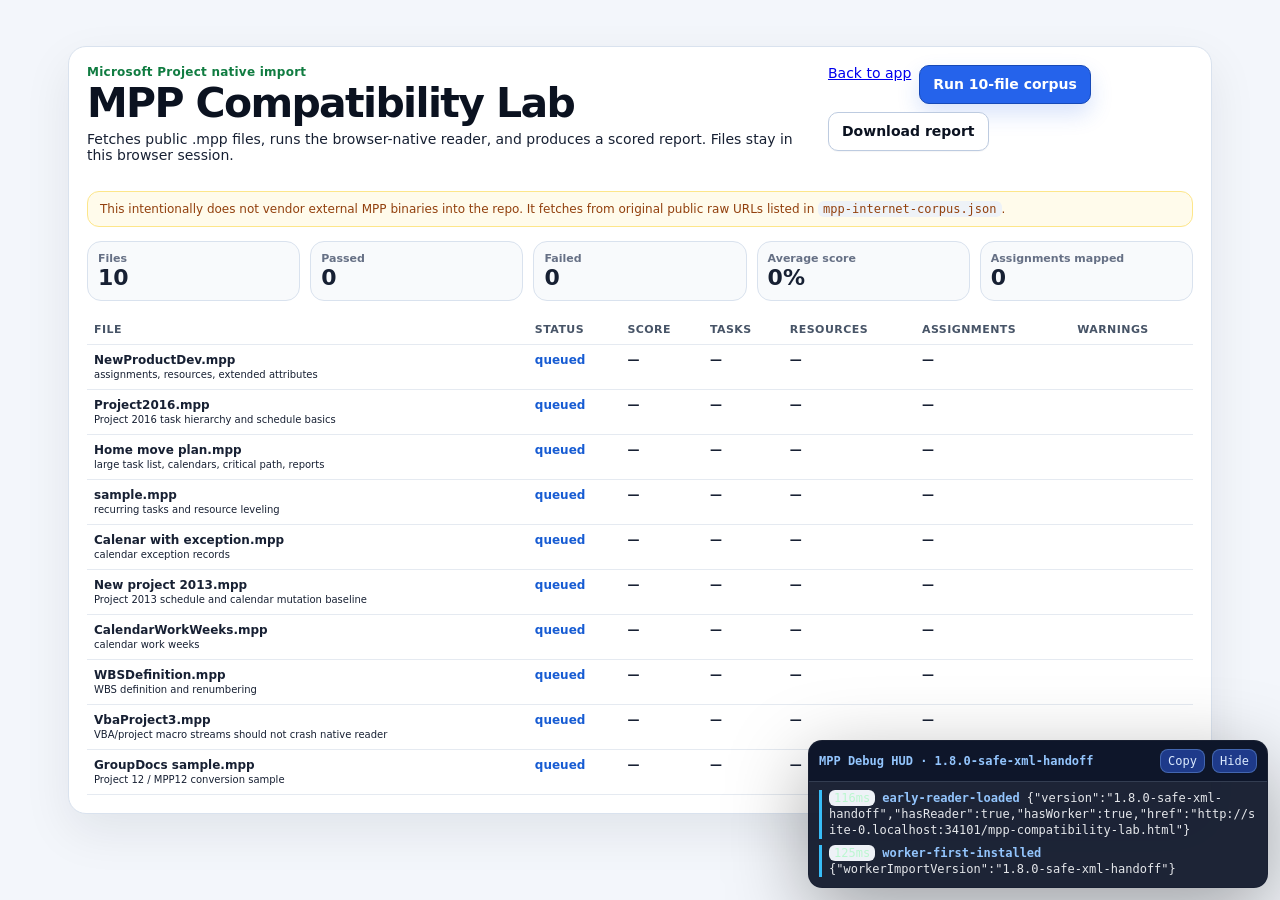
<file: mpp-compatibility-lab.html>
<!DOCTYPE html>
<html lang="en">
<head>
  <meta charset="utf-8" />
  <meta name="viewport" content="width=device-width, initial-scale=1" />
  <title>MPP Compatibility Lab</title>
  <link rel="stylesheet" href="styles.css" />
  <style>
    body { background: #f3f6fb; }
    .lab-shell { max-width: 1180px; margin: 28px auto; padding: 0 18px 40px; }
    .lab-card { background: #fff; border: 1px solid #d9e2ee; border-radius: 18px; box-shadow: 0 18px 48px rgba(16, 24, 40, .08); padding: 18px; }
    .lab-head { display: flex; justify-content: space-between; gap: 16px; align-items: flex-start; margin-bottom: 14px; }
    .lab-head h1 { margin: 0 0 6px; }
    .lab-actions { display: flex; flex-wrap: wrap; gap: 8px; }
    .lab-summary { display: grid; grid-template-columns: repeat(5, minmax(110px,1fr)); gap: 10px; margin: 14px 0; }
    .lab-stat { border: 1px solid #d9e2ee; border-radius: 14px; padding: 10px; background: #f8fafc; }
    .lab-stat span { display: block; font-size: 11px; color: #667085; font-weight: 800; }
    .lab-stat strong { font-size: 22px; }
    .lab-table { width: 100%; border-collapse: collapse; font-size: 12px; }
    .lab-table th, .lab-table td { border-bottom: 1px solid #e5eaf1; padding: 8px 7px; text-align: left; vertical-align: top; }
    .lab-table th { color: #475467; font-size: 11px; text-transform: uppercase; letter-spacing: .04em; }
    .lab-status-pass { color: #047857; font-weight: 900; }
    .lab-status-fail { color: #b42318; font-weight: 900; }
    .lab-status-run { color: #175cd3; font-weight: 900; }
    .lab-warnings { color: #92400e; max-width: 360px; }
    .lab-note { padding: 10px 12px; border-radius: 12px; border: 1px solid #fde68a; background: #fffbeb; color: #92400e; font-size: 12px; }
    code { background: #eef2f7; border-radius: 6px; padding: 1px 5px; }
  </style>
</head>
<body>
  <main class="lab-shell">
    <section class="lab-card">
      <div class="lab-head">
        <div>
          <p class="eyebrow">Microsoft Project native import</p>
          <h1>MPP Compatibility Lab</h1>
          <p>Fetches public .mpp files, runs the browser-native reader, and produces a scored report. Files stay in this browser session.</p>
        </div>
        <div class="lab-actions">
          <a href="index.html">Back to app</a>
          <button id="runCorpusBtn" class="primary" type="button">Run 10-file corpus</button>
          <button id="downloadReportBtn" type="button" disabled>Download report</button>
        </div>
      </div>
      <p class="lab-note">This intentionally does not vendor external MPP binaries into the repo. It fetches from original public raw URLs listed in <code>mpp-internet-corpus.json</code>.</p>
      <section class="lab-summary" aria-label="Compatibility test summary">
        <article class="lab-stat"><span>Files</span><strong id="labFiles">0</strong></article>
        <article class="lab-stat"><span>Passed</span><strong id="labPassed">0</strong></article>
        <article class="lab-stat"><span>Failed</span><strong id="labFailed">0</strong></article>
        <article class="lab-stat"><span>Average score</span><strong id="labScore">0%</strong></article>
        <article class="lab-stat"><span>Assignments mapped</span><strong id="labAssignments">0</strong></article>
      </section>
      <table class="lab-table">
        <thead><tr><th>File</th><th>Status</th><th>Score</th><th>Tasks</th><th>Resources</th><th>Assignments</th><th>Warnings</th></tr></thead>
        <tbody id="labResults"><tr><td colspan="7">Ready. Click Run 10-file corpus.</td></tr></tbody>
      </table>
    </section>
  </main>
  <script src="mpp-native-reader.js"></script>
  <script src="mpp-native-reader-import-polish.js"></script>
  <script src="mpp-native-reader-resource-names-polish.js"></script>
  <script src="mpp-native-task-skeleton-polish.js"></script>
  <script src="mpp-native-task-skeleton-v2-polish.js"></script>
  <script src="mpp-native-task-dates-polish.js"></script>
  <script src="mpp-compatibility-lab.js"></script>
</body>
</html>
</file>
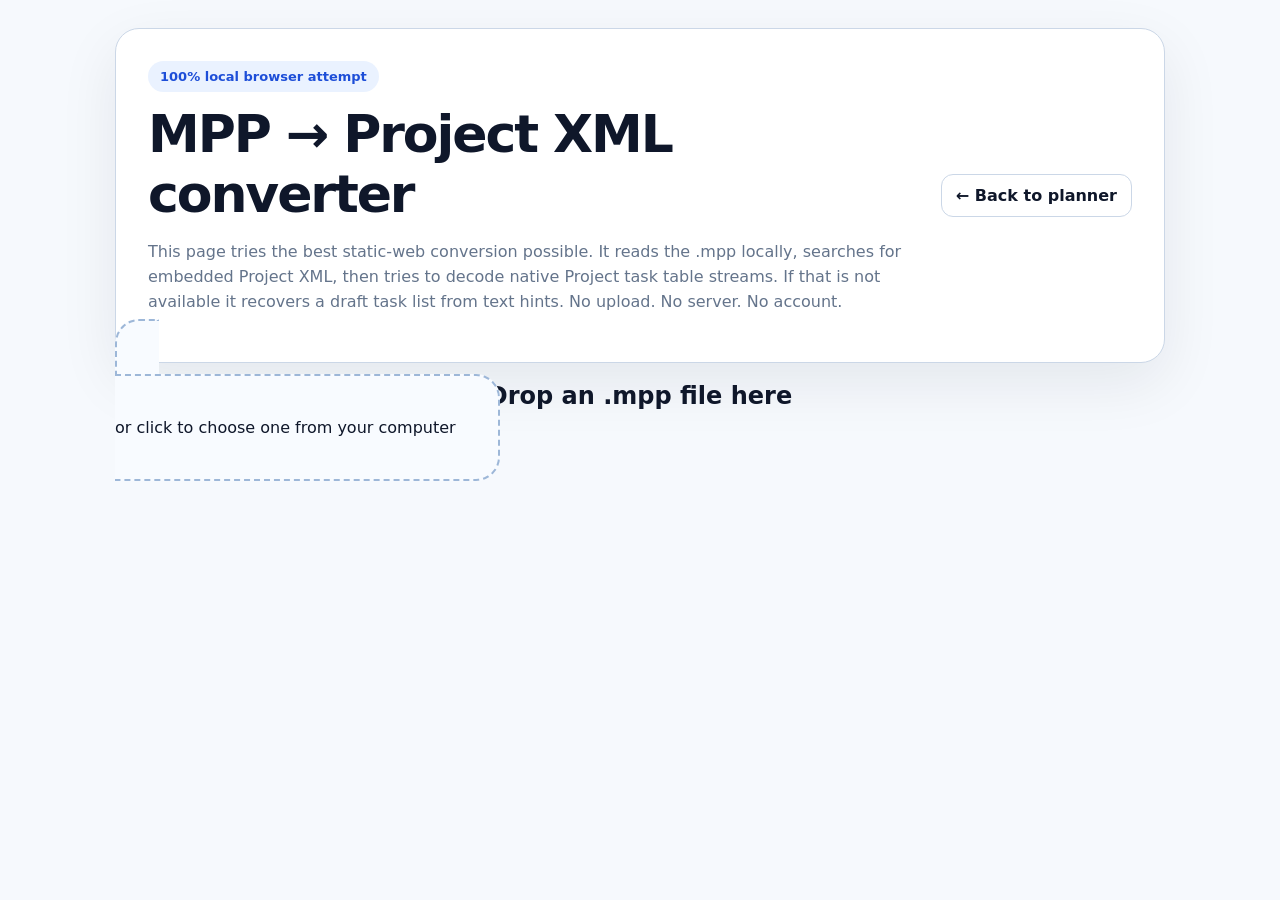
<file: mpp-local-converter.html>
<!doctype html>
<html lang="en">
<head>
  <meta charset="utf-8" />
  <meta name="viewport" content="width=device-width, initial-scale=1" />
  <title>Local MPP Converter — Chris's Discount Project Maker</title>
  <style>
    :root { color-scheme: light; --bg:#f6f9fd; --panel:#fff; --text:#0f172a; --muted:#64748b; --line:#cbd7e7; --blue:#2563eb; --green:#12805c; --warn:#b45309; }
    * { box-sizing:border-box; }
    body { margin:0; padding:28px; background:var(--bg); color:var(--text); font-family:Inter, ui-sans-serif, system-ui, -apple-system, BlinkMacSystemFont, "Segoe UI", sans-serif; }
    .wrap { max-width:1050px; margin:auto; }
    .hero, .card { background:var(--panel); border:1px solid var(--line); border-radius:24px; box-shadow:0 20px 60px rgba(15,23,42,.08); }
    .hero { padding:32px; display:grid; grid-template-columns:1fr auto; gap:24px; align-items:center; }
    h1 { margin:0; font-size:clamp(32px, 5vw, 52px); letter-spacing:-.04em; }
    p { color:var(--muted); line-height:1.55; }
    .badge { display:inline-flex; gap:8px; align-items:center; padding:8px 12px; border-radius:999px; background:#eaf2ff; color:#1d4ed8; font-weight:800; font-size:13px; margin-bottom:12px; }
    .drop { margin-top:22px; padding:42px; border:2px dashed #9db7d8; border-radius:24px; text-align:center; background:#f8fbff; cursor:pointer; }
    .drop.drag { border-color:var(--blue); background:#eef6ff; }
    .drop strong { display:block; font-size:24px; margin-bottom:8px; }
    input[type=file] { display:none; }
    .card { padding:24px; margin-top:18px; }
    .status { border-left:6px solid var(--blue); }
    .status.ok { border-left-color:var(--green); }
    .status.warn { border-left-color:var(--warn); }
    .actions { display:flex; gap:10px; flex-wrap:wrap; margin-top:16px; }
    button, .button { border:1px solid var(--line); background:#fff; color:var(--text); padding:11px 14px; border-radius:12px; font-weight:800; cursor:pointer; text-decoration:none; display:inline-flex; align-items:center; gap:8px; }
    button.primary { background:var(--blue); border-color:var(--blue); color:#fff; }
    pre { overflow:auto; background:#0f172a; color:#e5e7eb; padding:16px; border-radius:14px; max-height:360px; }
    .hints { display:flex; flex-wrap:wrap; gap:8px; margin-top:12px; }
    .hints span { padding:7px 10px; border-radius:999px; background:#eef2f7; color:#334155; font-size:13px; }
    .fine { font-size:13px; color:#64748b; }
  </style>
</head>
<body>
  <main class="wrap">
    <section class="hero">
      <div>
        <span class="badge">100% local browser attempt</span>
        <h1>MPP → Project XML converter</h1>
        <p>This page tries the best static-web conversion possible. It reads the .mpp locally, searches for embedded Project XML, then tries to decode native Project task table streams. If that is not available it recovers a draft task list from text hints. No upload. No server. No account.</p>
      </div>
      <a class="button" href="index.html">← Back to planner</a>
    </section>

    <label id="drop" class="drop">
      <strong>Drop an .mpp file here</strong>
      <span>or click to choose one from your computer</span>
      <input id="file" type="file" accept=".mpp,application/vnd.ms-project,application/msproj,application/mpp" />
    </label>

    <section id="result" class="card status" hidden></section>
  </main>

  <script src="mpp-native-reader.js"></script>
  <script>
    const MS_PROJECT_NS = "http://schemas.microsoft.com/project";
    const MS_PROJECT_SCHEMA_LOCATION = "http://schemas.microsoft.com/project http://schemas.microsoft.com/project/2007/mspdi_pj12.xsd";
    const drop = document.getElementById('drop');
    const fileInput = document.getElementById('file');
    const resultBox = document.getElementById('result');
    let lastResult = null;
    let lastXml = null;

    function escapeXml(value) {
      return String(value ?? '').replaceAll('&','&amp;').replaceAll('<','&lt;').replaceAll('>','&gt;').replaceAll('"','&quot;').replaceAll("'",'&apos;');
    }
    function safeFileName(name) {
      return String(name || 'project').trim().replace(/[^a-z0-9-_]+/gi,'-').replace(/^-+|-+$/g,'').toLowerCase() || 'project';
    }
    function toDateInputValue(date) {
      const d = date ? new Date(date) : new Date();
      const y = d.getFullYear();
      const m = String(d.getMonth()+1).padStart(2,'0');
      const day = String(d.getDate()).padStart(2,'0');
      return `${y}-${m}-${day}`;
    }
    function addDays(value, days) {
      const d = new Date(String(value).slice(0,10));
      d.setDate(d.getDate() + days);
      return toDateInputValue(d);
    }
    function toProjectDate(value, end=false) { return `${String(value).slice(0,10)}T${end ? '17:00:00' : '08:00:00'}`; }
    function duration(days) { return `PT${Math.max(1, Number(days)||1)*8}H0M0S`; }
    function downloadText(text, filename, type) {
      const blob = new Blob([text], { type });
      const url = URL.createObjectURL(blob);
      const a = document.createElement('a');
      a.href = url; a.download = filename; document.body.appendChild(a); a.click(); a.remove(); URL.revokeObjectURL(url);
    }
    function buildDraftXml(result) {
      const draft = result?.draftProject;
      if (!draft?.tasks?.length) throw new Error('No draft tasks were recovered.');
      const start = draft.start || toDateInputValue(new Date());
      const projectName = escapeXml(`${draft.name || result.fileName || 'Recovered MPP'} - browser draft`);
      const created = new Date().toISOString().replace(/\.\d{3}Z$/, '');
      const tasks = draft.tasks.slice(0, 100).map((task, i) => {
        const id = i + 1;
        const s = addDays(start, i * 2);
        const f = addDays(s, 1);
        const pred = id > 1 ? `<PredecessorLink><PredecessorUID>${id-1}</PredecessorUID><Type>1</Type><CrossProject>0</CrossProject><LinkLag>0</LinkLag><LagFormat>7</LagFormat></PredecessorLink>` : '';
        return `<Task><UID>${id}</UID><ID>${id}</ID><Name>${escapeXml(task.name || `Recovered task ${id}`)}</Name><Type>1</Type><IsNull>0</IsNull><CreateDate>${created}</CreateDate><WBS>${id}</WBS><OutlineNumber>${id}</OutlineNumber><OutlineLevel>1</OutlineLevel><Priority>500</Priority><Start>${toProjectDate(s)}</Start><Finish>${toProjectDate(f,true)}</Finish><Duration>${duration(2)}</Duration><DurationFormat>7</DurationFormat><Work>${duration(2)}</Work><PercentComplete>0</PercentComplete><Manual>1</Manual>${pred}</Task>`;
      }).join('');
      const finish = addDays(start, Math.max(1, draft.tasks.length * 2));
      return `<?xml version="1.0" encoding="UTF-8"?>\n<Project xmlns="${MS_PROJECT_NS}" xmlns:xsi="http://www.w3.org/2001/XMLSchema-instance" xsi:schemaLocation="${MS_PROJECT_SCHEMA_LOCATION}"><SaveVersion>12</SaveVersion><Name>${projectName}</Name><Title>${projectName}</Title><Subject>Recovered locally in browser</Subject><CreationDate>${created}</CreationDate><ScheduleFromStart>1</ScheduleFromStart><StartDate>${toProjectDate(start)}</StartDate><FinishDate>${toProjectDate(finish,true)}</FinishDate><CalendarUID>1</CalendarUID><DefaultStartTime>08:00:00</DefaultStartTime><DefaultFinishTime>17:00:00</DefaultFinishTime><MinutesPerDay>480</MinutesPerDay><MinutesPerWeek>2400</MinutesPerWeek><DaysPerMonth>20</DaysPerMonth><DefaultTaskType>1</DefaultTaskType><DurationFormat>7</DurationFormat><WorkFormat>2</WorkFormat><Tasks><Task><UID>0</UID><ID>0</ID><Name>${projectName}</Name><Type>1</Type><IsNull>0</IsNull><CreateDate>${created}</CreateDate><WBS>0</WBS><OutlineNumber>0</OutlineNumber><OutlineLevel>0</OutlineLevel><Priority>500</Priority><Start>${toProjectDate(start)}</Start><Finish>${toProjectDate(finish,true)}</Finish><Duration>${duration(Math.max(1, draft.tasks.length * 2))}</Duration><DurationFormat>7</DurationFormat><Work>PT0H0M0S</Work><Summary>1</Summary><Manual>1</Manual></Task>${tasks}</Tasks></Project>`;
    }
    function show(html, tone='') {
      resultBox.hidden = false;
      resultBox.className = `card status ${tone}`;
      resultBox.innerHTML = html;
    }
    async function handleFile(file) {
      if (!file) return;
      if (!window.NativeMppReader) { show('<h2>Reader failed to load</h2><p>The local JavaScript converter script did not load.</p>', 'warn'); return; }
      show(`<h2>Reading ${escapeXml(file.name)}…</h2><p>No upload. The browser is parsing the file locally.</p>`);
      try {
        lastResult = await window.NativeMppReader.read(file);
        if (lastResult.projectXml) {
          lastXml = lastResult.projectXml;
          const nativeText = lastResult.nativeTable
            ? `Decoded native MPP table streams: <strong>${lastResult.nativeTable.taskCount}</strong> tasks, <strong>${lastResult.nativeTable.summaryCount || 0}</strong> summary groups, and <strong>${lastResult.nativeTable.linkCount}</strong> links.`
            : `Found import-ready Project XML inside <strong>${escapeXml(file.name)}</strong>.`;
          const heading = lastResult.nativeTable ? 'Decoded native MPP table cache' : 'Converted from embedded Project XML';
          show(`<h2>${heading}</h2><p>${nativeText} Tasks detected: ${lastResult.project?.taskCount ?? 'unknown'}. Review the result before using it as source of truth.</p><div class="actions"><button class="primary" id="downloadXml">Download XML</button><button id="downloadDiag">Download diagnostics</button><a class="button" href="index.html">Open planner</a></div>`, 'ok');
          return;
        }
        const count = lastResult.draftProject?.taskCount || 0;
        const hints = (lastResult.candidateStrings || []).slice(0, 15).map(x => `<span>${escapeXml(x.value || x)}</span>`).join('');
        lastXml = count ? buildDraftXml(lastResult) : null;
        show(`<h2>Best-effort draft recovery</h2><p>The browser read the MPP container but did not find embedded XML. It recovered <strong>${count}</strong> likely task-name hints. This draft XML is useful as a starting point, not a guaranteed faithful import.</p><div class="hints">${hints}</div><div class="actions">${count ? '<button class="primary" id="downloadXml">Download draft XML</button>' : ''}<button id="downloadText">Download recovered text</button><button id="downloadDiag">Download diagnostics</button><a class="button" href="index.html">Open planner</a></div><p class="fine">For exact conversion, open the MPP in Microsoft Project and export/save as Project XML.</p>`, 'warn');
      } catch (e) {
        show(`<h2>Could not convert this MPP</h2><p>${escapeXml(e.message || e)}</p><p>Fallback: open the file in Microsoft Project and export/save as Project XML, then import it in the planner.</p>`, 'warn');
      }
    }
    resultBox.addEventListener('click', (event) => {
      if (event.target.id === 'downloadXml' && lastXml) downloadText(lastXml, `${safeFileName(lastResult?.fileName || 'converted-mpp')}.xml`, 'application/xml');
      if (event.target.id === 'downloadDiag' && lastResult) downloadText(JSON.stringify(window.NativeMppReader.buildDiagnostics(lastResult), null, 2), `${safeFileName(lastResult.fileName || 'mpp')}-diagnostics.json`, 'application/json');
      if (event.target.id === 'downloadText' && lastResult) downloadText((lastResult.candidateStrings || []).map((x,i)=>`${i+1}. ${x.value || x}\n   stream=${x.stream || ''} score=${x.score || ''}`).join('\n'), `${safeFileName(lastResult.fileName || 'mpp')}-recovered-text.txt`, 'text/plain');
    });
    fileInput.addEventListener('change', e => handleFile(e.target.files?.[0]));
    ['dragenter','dragover'].forEach(type => drop.addEventListener(type, e => { e.preventDefault(); drop.classList.add('drag'); }));
    ['dragleave','drop'].forEach(type => drop.addEventListener(type, e => { e.preventDefault(); drop.classList.remove('drag'); }));
    drop.addEventListener('drop', e => handleFile(e.dataTransfer.files?.[0]));
  </script>
</body>
</html>
</file>
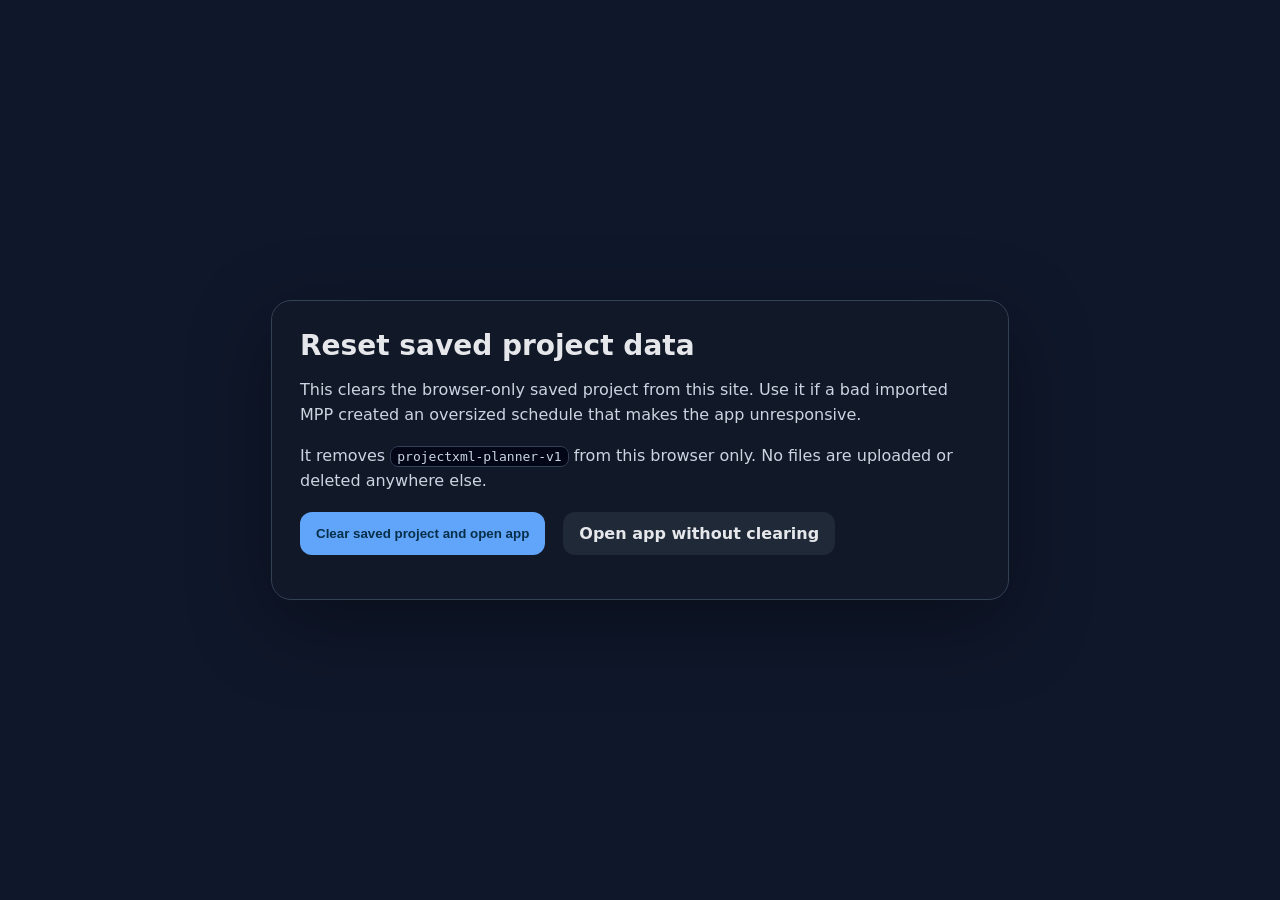
<file: reset.html>
<!DOCTYPE html>
<html lang="en">
<head>
  <meta charset="utf-8" />
  <meta name="viewport" content="width=device-width, initial-scale=1" />
  <title>Reset Chris Project Maker</title>
  <style>
    body { font-family: system-ui, -apple-system, BlinkMacSystemFont, "Segoe UI", sans-serif; background:#0f172a; color:#e5e7eb; display:grid; min-height:100vh; place-items:center; margin:0; }
    main { width:min(680px, calc(100vw - 32px)); background:#111827; border:1px solid #334155; border-radius:20px; padding:28px; box-shadow:0 24px 80px rgba(0,0,0,.35); }
    h1 { margin:0 0 10px; font-size:28px; }
    p { color:#cbd5e1; line-height:1.55; }
    code { background:#020617; border:1px solid #334155; border-radius:8px; padding:2px 6px; }
    a, button { appearance:none; border:0; border-radius:12px; padding:12px 16px; font-weight:800; text-decoration:none; cursor:pointer; }
    button { background:#60a5fa; color:#082f49; }
    a { display:inline-flex; background:#1f2937; color:#e5e7eb; margin-left:8px; }
    .actions { display:flex; gap:10px; flex-wrap:wrap; margin-top:18px; }
  </style>
</head>
<body>
  <main>
    <h1>Reset saved project data</h1>
    <p>This clears the browser-only saved project from this site. Use it if a bad imported MPP created an oversized schedule that makes the app unresponsive.</p>
    <p>It removes <code>projectxml-planner-v1</code> from this browser only. No files are uploaded or deleted anywhere else.</p>
    <div class="actions">
      <button id="resetBtn" type="button">Clear saved project and open app</button>
      <a href="index.html">Open app without clearing</a>
    </div>
    <p id="status" aria-live="polite"></p>
  </main>
  <script>
    document.getElementById('resetBtn').addEventListener('click', () => {
      localStorage.removeItem('projectxml-planner-v1');
      document.getElementById('status').textContent = 'Cleared. Opening the app...';
      setTimeout(() => location.href = 'index.html', 300);
    });
  </script>
</body>
</html>
</file>
<file: styles.css>
:root {
  color-scheme: light;
  --bg: #f5f7fb;
  --bg-soft: #eef3f8;
  --surface: #ffffff;
  --surface-alt: #f8fafc;
  --surface-tint: #f0f6ff;
  --text: #172033;
  --text-strong: #0b1220;
  --muted: #5b6677;
  --muted-2: #748094;
  --line: #d9e2ee;
  --line-strong: #bdcbe0;
  --brand: #2563eb;
  --brand-dark: #1649b7;
  --brand-soft: #e7f0ff;
  --project: #107c41;
  --project-soft: #e8f5ee;
  --cyan: #0ea5e9;
  --good: #12805c;
  --warn: #b45309;
  --bad: #c2410c;
  --bar: #2563eb;
  --bar-2: #0ea5e9;
  --bar-done: #107c41;
  --shadow-sm: 0 1px 2px rgba(15, 23, 42, 0.06), 0 1px 4px rgba(15, 23, 42, 0.05);
  --shadow-md: 0 14px 34px rgba(15, 23, 42, 0.08);
  --radius-lg: 20px;
  --radius-md: 14px;
  --radius-sm: 10px;
}

* { box-sizing: border-box; }

html, body {
  min-height: 100%;
  margin: 0;
  background:
    radial-gradient(circle at top left, rgba(37, 99, 235, 0.12), transparent 34rem),
    radial-gradient(circle at top right, rgba(16, 124, 65, 0.10), transparent 30rem),
    linear-gradient(180deg, #f7faff 0%, var(--bg) 44%, #eef3f8 100%);
  color: var(--text);
  font-family: "Segoe UI", Inter, ui-sans-serif, system-ui, -apple-system, BlinkMacSystemFont, sans-serif;
  font-size: 14px;
}

body { padding: 18px; }

button, input, select { font: inherit; }
button, input, select, .file-button { -webkit-tap-highlight-color: transparent; }

.app-shell {
  max-width: 1680px;
  margin: 0 auto;
}

.topbar {
  display: grid;
  grid-template-columns: minmax(320px, 1fr) minmax(360px, 520px);
  align-items: center;
  gap: 18px;
  margin-bottom: 14px;
}

.brand-lockup {
  display: flex;
  align-items: center;
  gap: 14px;
  min-width: 0;
}

.brand-mark {
  display: grid;
  place-items: center;
  width: 46px;
  height: 46px;
  border-radius: 12px;
  color: #fff;
  background: linear-gradient(135deg, var(--project), #19a463);
  box-shadow: 0 12px 24px rgba(16, 124, 65, 0.20);
  font-size: 24px;
  font-weight: 800;
}

.eyebrow,
h1,
h2,
p { margin-top: 0; }

.eyebrow {
  margin: 0 0 3px;
  color: var(--project);
  font-size: 12px;
  font-weight: 700;
  letter-spacing: 0.02em;
}

h1 {
  margin: 0;
  color: var(--text-strong);
  font-size: clamp(28px, 3.2vw, 42px);
  line-height: 1.05;
  letter-spacing: -0.04em;
}

.project-fields {
  display: grid;
  grid-template-columns: 1.2fr 0.8fr;
  gap: 10px;
  align-items: end;
}

label {
  display: grid;
  gap: 6px;
  color: var(--muted);
  font-size: 12px;
  font-weight: 650;
}

input, select {
  width: 100%;
  min-height: 42px;
  color: var(--text-strong);
  background: var(--surface);
  border: 1px solid var(--line-strong);
  border-radius: var(--radius-sm);
  padding: 9px 11px;
  box-shadow: inset 0 1px 0 rgba(255,255,255,0.70);
  transition: border-color 0.16s ease, box-shadow 0.16s ease, background 0.16s ease;
}

input:hover, select:hover {
  border-color: #93b4ea;
}

input:focus, select:focus, button:focus-visible, .file-button:focus-within {
  outline: 3px solid rgba(37, 99, 235, 0.18);
  border-color: var(--brand);
  box-shadow: 0 0 0 1px rgba(37, 99, 235, 0.18);
}

.hero-board {
  display: grid;
  grid-template-columns: minmax(0, 1fr) minmax(280px, 360px);
  gap: 16px;
  align-items: stretch;
  margin-bottom: 14px;
}

.hero-copy,
.readiness-card,
.summary-card,
.command-bar,
.work-card,
.validation-card {
  background: rgba(255, 255, 255, 0.86);
  border: 1px solid rgba(189, 203, 224, 0.78);
  box-shadow: var(--shadow-sm);
  backdrop-filter: blur(16px);
}

.hero-copy {
  border-radius: var(--radius-lg);
  padding: 22px;
}

.hero-copy h2 {
  margin: 12px 0 8px;
  max-width: 920px;
  color: var(--text-strong);
  font-size: clamp(24px, 2.8vw, 40px);
  line-height: 1.06;
  letter-spacing: -0.045em;
}

.hero-copy p {
  max-width: 820px;
  margin: 0;
  color: var(--muted);
  font-size: 15px;
  line-height: 1.55;
}

.compat-chip,
.card-badge {
  display: inline-flex;
  align-items: center;
  gap: 7px;
  color: var(--good);
  background: var(--project-soft);
  border: 1px solid rgba(16, 124, 65, 0.18);
  border-radius: 999px;
  padding: 6px 9px;
  font-size: 12px;
  font-weight: 700;
}

.compat-chip span {
  width: 8px;
  height: 8px;
  border-radius: 999px;
  background: var(--good);
  box-shadow: 0 0 0 4px rgba(16, 124, 65, 0.13);
}

.readiness-card {
  display: grid;
  align-content: center;
  border-radius: var(--radius-lg);
  padding: 22px;
}

.readiness-label,
.summary-label,
.group-label {
  color: var(--muted);
  font-size: 12px;
  font-weight: 700;
}

.readiness-card strong {
  display: block;
  margin: 6px 0 8px;
  color: var(--project);
  font-size: 38px;
  line-height: 1;
  letter-spacing: -0.04em;
}

.readiness-card p {
  margin: 0;
  color: var(--muted);
  line-height: 1.45;
}

.summary-grid {
  display: grid;
  grid-template-columns: repeat(4, minmax(0, 1fr));
  gap: 12px;
  margin-bottom: 14px;
}

.summary-card {
  position: relative;
  overflow: hidden;
  display: block;
  min-height: 108px;
  padding: 16px;
  border-radius: var(--radius-md);
}

.summary-card::after {
  content: "";
  position: absolute;
  right: -34px;
  bottom: -46px;
  width: 120px;
  height: 120px;
  border-radius: 999px;
  background: rgba(37, 99, 235, 0.08);
}

.summary-card strong {
  position: relative;
  z-index: 1;
  display: block;
  margin: 8px 0 4px;
  color: var(--text-strong);
  font-size: clamp(28px, 3vw, 38px);
  line-height: 1;
  letter-spacing: -0.04em;
}

.summary-card small {
  position: relative;
  z-index: 1;
  display: block;
  color: var(--muted);
  font-size: 12px;
  line-height: 1.35;
}

.status-summary {
  background: linear-gradient(135deg, #ffffff, var(--project-soft));
  border-color: rgba(16, 124, 65, 0.22);
}

.status-summary strong { color: var(--project); }

.command-bar {
  display: flex;
  align-items: center;
  gap: 14px;
  flex-wrap: wrap;
  padding: 12px;
  border-radius: var(--radius-lg);
  margin-bottom: 12px;
}

.command-group {
  display: flex;
  align-items: center;
  gap: 8px;
  flex-wrap: wrap;
}

.command-group.push-right { margin-left: auto; }

.group-label {
  padding: 0 4px;
  color: #4e5c70;
}

button, .file-button {
  border: 1px solid var(--line-strong);
  background: var(--surface);
  color: var(--text-strong);
  border-radius: var(--radius-sm);
  padding: 9px 13px;
  cursor: pointer;
  font-weight: 700;
  line-height: 1.35;
  box-shadow: 0 1px 1px rgba(15, 23, 42, 0.04);
  transition: transform 0.12s ease, border-color 0.12s ease, background 0.12s ease, box-shadow 0.12s ease;
}

button:hover, .file-button:hover {
  transform: translateY(-1px);
  border-color: #8db2ec;
  background: #f8fbff;
  box-shadow: 0 8px 18px rgba(15, 23, 42, 0.08);
}

button:active, .file-button:active { transform: translateY(0); }

button.primary {
  background: var(--brand);
  color: #ffffff;
  border-color: var(--brand-dark);
  box-shadow: 0 10px 22px rgba(37, 99, 235, 0.18);
}

button.primary:hover { background: var(--brand-dark); }

button.success {
  background: var(--project);
  color: #ffffff;
  border-color: #0d6334;
  box-shadow: 0 10px 22px rgba(16, 124, 65, 0.16);
}

button.success:hover { background: #0d6334; }

.file-button {
  position: relative;
  overflow: hidden;
  display: inline-flex;
  align-items: center;
  color: var(--text-strong);
  font-size: 14px;
}

.file-button input {
  position: absolute;
  inset: 0;
  opacity: 0;
  cursor: pointer;
}

.validation-panel {
  min-height: 50px;
  margin-bottom: 14px;
}

.validation-card {
  display: flex;
  align-items: flex-start;
  gap: 12px;
  border-radius: var(--radius-md);
  padding: 12px 14px;
}

.validation-card::before {
  content: "✓";
  display: grid;
  place-items: center;
  flex: 0 0 26px;
  width: 26px;
  height: 26px;
  border-radius: 999px;
  color: #ffffff;
  background: var(--project);
  font-weight: 800;
}

.validation-card.warn {
  border-color: rgba(180, 83, 9, 0.28);
  background: #fffaf0;
}

.validation-card.warn::before {
  content: "!";
  background: var(--warn);
}

.validation-card.bad::before {
  content: "×";
  background: var(--bad);
}

.validation-card p { margin: 0; color: var(--muted); line-height: 1.45; }
.validation-card strong { color: var(--text-strong); }
.validation-card ul { margin: 7px 0 0 18px; padding: 0; color: var(--muted); }
.validation-card li + li { margin-top: 4px; }

.workspace {
  display: grid;
  grid-template-columns: minmax(760px, 1.08fr) minmax(500px, 0.92fr);
  gap: 16px;
  align-items: start;
}

.work-card {
  min-width: 0;
  border-radius: var(--radius-lg);
  overflow: hidden;
  box-shadow: var(--shadow-md);
}

.card-header {
  display: flex;
  align-items: center;
  justify-content: space-between;
  gap: 12px;
  padding: 16px 18px;
  background: linear-gradient(180deg, #ffffff, #fbfdff);
  border-bottom: 1px solid var(--line);
}

.card-header h2 {
  margin: 0 0 4px;
  color: var(--text-strong);
  font-size: 20px;
  line-height: 1.2;
  letter-spacing: -0.02em;
}

.card-header p {
  margin: 0;
  color: var(--muted);
  font-size: 13px;
}

.card-badge {
  color: var(--brand-dark);
  background: var(--brand-soft);
  border-color: rgba(37, 99, 235, 0.17);
  white-space: nowrap;
}

.table-wrap,
.gantt-wrap {
  overflow: auto;
  scrollbar-color: rgba(105, 124, 150, 0.52) transparent;
  scrollbar-width: thin;
  background: var(--surface);
}

.table-wrap::-webkit-scrollbar,
.gantt-wrap::-webkit-scrollbar { height: 11px; width: 11px; }
.table-wrap::-webkit-scrollbar-track,
.gantt-wrap::-webkit-scrollbar-track { background: #eef3f8; }
.table-wrap::-webkit-scrollbar-thumb,
.gantt-wrap::-webkit-scrollbar-thumb {
  background: #9aacc4;
  border-radius: 999px;
  border: 3px solid #eef3f8;
}

.task-table {
  border-collapse: separate;
  border-spacing: 0;
  width: 100%;
  min-width: 1040px;
}

.task-table th,
.task-table td {
  border-bottom: 1px solid var(--line);
  padding: 9px 9px;
  text-align: left;
  vertical-align: middle;
}

.task-table th {
  position: sticky;
  top: 0;
  z-index: 5;
  background: #f7f9fc;
  color: #58677a;
  font-size: 12px;
  font-weight: 700;
  white-space: nowrap;
}

.task-table tbody tr { background: #ffffff; }
.task-table tbody tr:nth-child(even) { background: #fbfdff; }
.task-table tbody tr:hover { background: #f0f6ff; }
.task-table tbody tr.is-complete { background: #f3fbf7; }

.task-table td:first-child,
.task-table td:nth-child(2),
.task-table td:nth-child(6),
.task-table td:nth-child(9) {
  color: var(--muted);
  white-space: nowrap;
}

.id-pill,
.duration-pill {
  display: inline-flex;
  align-items: center;
  justify-content: center;
  min-width: 30px;
  height: 28px;
  border-radius: 999px;
  background: #eef4ff;
  color: var(--brand-dark);
  font-weight: 750;
  font-size: 12px;
}

.duration-pill {
  min-width: 44px;
  color: #44546a;
  background: #eef2f7;
}

.task-name-cell { padding-left: var(--indent, 0px); }

.task-table input,
.task-table select {
  width: 100%;
  min-height: 38px;
  padding: 8px 9px;
  border-radius: 9px;
  background: #ffffff;
}

.task-table input[type="number"] { width: 80px; }
.task-table input.name-input { min-width: 260px; font-weight: 650; }

.percent-cell {
  display: grid;
  gap: 6px;
  width: 86px;
}

.percent-cell input { width: 86px; }

.percent-track {
  position: relative;
  overflow: hidden;
  height: 5px;
  width: 86px;
  border-radius: 999px;
  background: #d9e2ee;
}

.percent-track span {
  position: absolute;
  inset: 0 auto 0 0;
  width: var(--pct, 0%);
  border-radius: inherit;
  background: linear-gradient(90deg, var(--project), #22c55e);
}

.task-table .delete-btn {
  width: 34px;
  height: 34px;
  padding: 0;
  border-radius: 999px;
  color: var(--bad);
  background: #fff7ed;
  border-color: #fed7aa;
  font-size: 18px;
  line-height: 1;
}

.task-table .delete-btn:hover {
  background: #ffedd5;
  border-color: #fdba74;
}

.gantt-wrap { min-height: 520px; }

.timeline {
  position: sticky;
  top: 0;
  z-index: 7;
  display: grid;
  min-width: 780px;
  border-bottom: 1px solid var(--line);
  background: #f7f9fc;
}

.timeline-cell {
  display: grid;
  place-items: center;
  gap: 2px;
  min-height: 48px;
  padding: 8px 6px;
  border-right: 1px solid var(--line);
  color: var(--muted);
  font-size: 11px;
  text-align: center;
  white-space: nowrap;
}

.timeline-cell strong {
  color: #344054;
  font-size: 12px;
}

.timeline-cell span {
  color: #697789;
  font-size: 10px;
  font-weight: 700;
}

.timeline-cell.is-weekend { background: #f1f5f9; }
.timeline-cell.is-today {
  background: #e0f2fe;
  box-shadow: inset 0 -2px 0 var(--cyan);
}

.timeline-cell.is-task-heading {
  position: sticky;
  left: 0;
  z-index: 9;
  align-content: center;
  justify-items: start;
  padding-left: 14px;
  background: #f7f9fc;
  border-right: 1px solid var(--line-strong);
  font-weight: 750;
}

.gantt {
  position: relative;
  min-width: 780px;
  background: #ffffff;
}

.gantt-row {
  position: relative;
  display: grid;
  align-items: center;
  min-height: 56px;
  border-bottom: 1px solid var(--line);
  background-image: linear-gradient(to right, rgba(148, 163, 184, 0.22) 1px, transparent 1px);
}

.gantt-row:hover { background-color: #f7fbff; }

.gantt-label {
  position: sticky;
  left: 0;
  z-index: 4;
  width: 190px;
  height: 100%;
  display: grid;
  align-content: center;
  gap: 2px;
  padding: 0 13px;
  background: #ffffff;
  color: var(--text);
  border-right: 1px solid var(--line-strong);
  overflow: hidden;
}

.gantt-label strong {
  overflow: hidden;
  text-overflow: ellipsis;
  white-space: nowrap;
  font-size: 12px;
}

.gantt-label span {
  color: #697789;
  font-size: 10px;
  font-weight: 700;
  letter-spacing: 0.01em;
}

.gantt-bar {
  position: absolute;
  height: 28px;
  top: 14px;
  border-radius: 999px;
  background: linear-gradient(90deg, var(--bar), var(--bar-2));
  box-shadow: 0 10px 20px rgba(37, 99, 235, 0.16), 0 0 0 1px rgba(255,255,255,0.40) inset;
  overflow: hidden;
}

.gantt-bar::before {
  content: "";
  position: absolute;
  inset: 0 auto 0 0;
  width: var(--done, 0%);
  background: linear-gradient(90deg, rgba(16, 124, 65, 0.94), rgba(34, 197, 94, 0.92));
}

.gantt-bar.is-complete { background: linear-gradient(90deg, #107c41, #22c55e); }

.gantt-bar span {
  position: relative;
  display: block;
  padding: 5px 11px;
  color: #ffffff;
  font-size: 12px;
  font-weight: 800;
  text-shadow: 0 1px 2px rgba(0, 0, 0, 0.36);
  white-space: nowrap;
  overflow: hidden;
  text-overflow: ellipsis;
}

.empty-state {
  display: grid;
  place-items: center;
  min-height: 260px;
  color: var(--muted);
  text-align: center;
  padding: 40px;
}

.empty-state strong {
  display: block;
  color: var(--text-strong);
  font-size: 18px;
  margin-bottom: 6px;
}

.app-footer {
  display: flex;
  justify-content: space-between;
  gap: 12px;
  color: var(--muted);
  font-size: 12px;
  padding: 16px 2px 0;
}

@media (max-width: 1280px) {
  .workspace { grid-template-columns: 1fr; }
  .gantt-wrap { min-height: 420px; }
}

@media (max-width: 980px) {
  body { padding: 14px; }
  .topbar, .hero-board { grid-template-columns: 1fr; }
  .summary-grid { grid-template-columns: repeat(2, minmax(0, 1fr)); }
  .command-group.push-right { margin-left: 0; }
}

@media (max-width: 640px) {
  body { padding: 10px; }
  .brand-lockup { align-items: flex-start; }
  .brand-mark { width: 40px; height: 40px; font-size: 21px; }
  .project-fields { grid-template-columns: 1fr; }
  .summary-grid { grid-template-columns: 1fr; }
  .command-bar { align-items: stretch; }
  .command-group { width: 100%; }
  .group-label { width: 100%; }
  button, .file-button { flex: 1 1 auto; justify-content: center; }
  .card-header { align-items: flex-start; flex-direction: column; }
  .app-footer { flex-direction: column; }
}

.compat-chip.has-issues {
  color: var(--warn);
  background: #fff7ed;
  border-color: rgba(180, 83, 9, 0.24);
}

.compat-chip.has-issues span {
  background: var(--warn);
  box-shadow: 0 0 0 4px rgba(180, 83, 9, 0.14);
}

.readiness-card.has-issues {
  border-color: rgba(180, 83, 9, 0.28);
  background: #fffbeb;
}

.readiness-card.has-issues strong {
  color: var(--warn);
}

/* Chris edition and interactive planning controls */
.brand-photo {
  position: relative;
  flex: 0 0 auto;
  width: 68px;
  height: 68px;
  border-radius: 20px;
  padding: 3px;
  background: linear-gradient(135deg, #107c41, #2563eb 52%, #f59e0b);
  box-shadow: 0 18px 34px rgba(15, 23, 42, 0.18);
}

.brand-photo::after {
  content: "$";
  position: absolute;
  right: -6px;
  bottom: -6px;
  display: grid;
  place-items: center;
  width: 27px;
  height: 27px;
  border-radius: 999px;
  color: #ffffff;
  background: #107c41;
  border: 3px solid #ffffff;
  font-weight: 900;
  box-shadow: 0 6px 14px rgba(16, 124, 65, 0.28);
}

.brand-photo img {
  display: block;
  width: 100%;
  height: 100%;
  object-fit: cover;
  border-radius: 17px;
  background: #e5eef8;
}

.hero-copy {
  background:
    radial-gradient(circle at 94% 18%, rgba(245, 158, 11, 0.14), transparent 13rem),
    linear-gradient(135deg, rgba(255, 255, 255, 0.96), rgba(239, 246, 255, 0.90));
}

.hero-copy h2 {
  max-width: 980px;
}

.layout-tools {
  flex: 1 1 520px;
  padding: 5px 8px;
  border: 1px solid rgba(189, 203, 224, 0.68);
  border-radius: 14px;
  background: rgba(248, 250, 252, 0.78);
}

.range-control {
  display: grid;
  grid-template-columns: auto auto;
  align-items: center;
  column-gap: 8px;
  row-gap: 3px;
  min-width: 132px;
  color: var(--muted);
  font-size: 11px;
  font-weight: 750;
}

.range-control strong {
  color: var(--text-strong);
  font-size: 11px;
  font-variant-numeric: tabular-nums;
  justify-self: end;
}

.range-control input[type="range"] {
  grid-column: 1 / -1;
  min-height: 22px;
  height: 22px;
  padding: 0;
  border: 0;
  box-shadow: none;
  background: transparent;
  accent-color: var(--brand);
}

.gantt-card .card-badge {
  color: #0d6334;
  background: #e8f5ee;
  border-color: rgba(16, 124, 65, 0.18);
}

.gantt-row {
  min-height: var(--row-height, 56px);
  transition: background-color 0.12s ease;
}

.gantt-label {
  width: 210px;
}

.timeline-cell.is-task-heading {
  min-width: 210px;
}

.gantt-bar {
  height: var(--bar-height, 28px);
  top: var(--bar-top, 14px);
  cursor: grab;
  user-select: none;
  touch-action: none;
  border: 1px solid rgba(255, 255, 255, 0.46);
}

.gantt-bar:hover {
  box-shadow: 0 13px 24px rgba(37, 99, 235, 0.22), 0 0 0 1px rgba(255,255,255,0.58) inset;
}

.gantt-bar.is-dragging,
.is-gantt-dragging .gantt-bar:hover {
  cursor: grabbing;
}

.gantt-bar span {
  padding-left: 18px;
  padding-right: 18px;
  pointer-events: none;
}

.resize-handle {
  position: absolute;
  top: 4px;
  bottom: 4px;
  width: 12px;
  z-index: 3;
  border-radius: 999px;
  background: rgba(255, 255, 255, 0.26);
  opacity: 0;
  transition: opacity 0.12s ease, background 0.12s ease;
}

.gantt-bar:hover .resize-handle,
.gantt-bar.is-dragging .resize-handle {
  opacity: 1;
}

.resize-handle::before {
  content: "";
  position: absolute;
  top: 50%;
  left: 50%;
  width: 2px;
  height: 13px;
  border-radius: 999px;
  background: rgba(255, 255, 255, 0.85);
  transform: translate(-50%, -50%);
}

.resize-left {
  left: 4px;
  cursor: ew-resize;
}

.resize-right {
  right: 4px;
  cursor: ew-resize;
}

.resize-handle:hover {
  background: rgba(255, 255, 255, 0.42);
}

.is-gantt-dragging {
  cursor: grabbing;
}

@media (max-width: 1280px) {
  .layout-tools { flex-basis: 100%; }
}

@media (max-width: 760px) {
  .brand-photo { width: 58px; height: 58px; border-radius: 18px; }
  .brand-photo img { border-radius: 15px; }
  .range-control { min-width: 100%; }
}

.gantt-bar .link-hint {
  position: absolute;
  right: 8px;
  top: 50%;
  z-index: 4;
  transform: translateY(-50%);
  display: none;
  padding: 3px 7px;
  border-radius: 999px;
  background: rgba(11, 18, 32, 0.72);
  color: #fff;
  font-size: 10px;
  font-style: normal;
  font-weight: 800;
  letter-spacing: 0.01em;
  pointer-events: none;
  white-space: nowrap;
}

.gantt-bar.is-link-target {
  outline: 3px solid rgba(16, 124, 65, 0.36);
  outline-offset: 4px;
  box-shadow: 0 16px 34px rgba(16, 124, 65, 0.22), 0 0 0 1px rgba(255,255,255,0.70) inset;
}

.gantt-bar.is-link-target .link-hint {
  display: inline-flex;
}

.is-link-hovering .gantt-wrap {
  cursor: copy;
}

/* Dependency picker modal */
body.is-modal-open {
  overflow: hidden;
}

.dependency-modal[hidden] {
  display: none;
}

.dependency-modal {
  position: fixed;
  inset: 0;
  z-index: 1000;
  display: grid;
  place-items: center;
  padding: 24px;
}

.dependency-backdrop {
  position: absolute;
  inset: 0;
  background:
    radial-gradient(circle at 50% 30%, rgba(37, 99, 235, 0.20), transparent 34%),
    rgba(2, 6, 23, 0.72);
  backdrop-filter: blur(10px);
}

.dependency-dialog {
  position: relative;
  z-index: 1;
  width: min(760px, 100%);
  border: 1px solid rgba(148, 163, 184, 0.26);
  border-radius: 26px;
  padding: 28px;
  background:
    linear-gradient(180deg, rgba(30, 41, 59, 0.98), rgba(15, 23, 42, 0.98)),
    var(--surface, #0f172a);
  box-shadow: 0 32px 96px rgba(0, 0, 0, 0.46), 0 0 0 1px rgba(255, 255, 255, 0.04) inset;
  animation: dependencyPop 0.16s ease-out;
}

@keyframes dependencyPop {
  from {
    opacity: 0;
    transform: translateY(10px) scale(0.98);
  }
  to {
    opacity: 1;
    transform: translateY(0) scale(1);
  }
}

.dependency-close {
  position: absolute;
  top: 16px;
  right: 16px;
  width: 38px;
  height: 38px;
  display: inline-grid;
  place-items: center;
  border-radius: 999px;
  padding: 0;
  font-size: 24px;
  line-height: 1;
  color: var(--muted, #94a3b8);
  background: rgba(15, 23, 42, 0.72);
}

.dependency-dialog .eyebrow {
  margin-bottom: 8px;
}

.dependency-dialog h2 {
  margin: 0;
  font-size: clamp(26px, 4vw, 36px);
  line-height: 1.05;
}

.dependency-copy {
  margin: 12px 48px 22px 0;
  color: var(--muted, #94a3b8);
  font-size: 15px;
  line-height: 1.6;
}

.dependency-options {
  display: grid;
  grid-template-columns: repeat(2, minmax(0, 1fr));
  gap: 12px;
}

.dependency-options button {
  min-height: 126px;
  display: grid;
  align-content: start;
  gap: 6px;
  padding: 18px;
  text-align: left;
  border-radius: 18px;
  border: 1px solid rgba(148, 163, 184, 0.24);
  background:
    linear-gradient(180deg, rgba(15, 23, 42, 0.66), rgba(15, 23, 42, 0.36)),
    rgba(30, 41, 59, 0.78);
}

.dependency-options button:hover,
.dependency-options button:focus-visible {
  transform: translateY(-2px);
  border-color: rgba(74, 222, 128, 0.72);
  box-shadow: 0 18px 42px rgba(0, 0, 0, 0.28), 0 0 0 4px rgba(74, 222, 128, 0.10);
}

.dependency-options strong {
  width: fit-content;
  padding: 4px 9px;
  border-radius: 999px;
  color: #052e16;
  background: linear-gradient(135deg, #86efac, #22c55e);
  font-size: 13px;
  letter-spacing: 0.08em;
}

.dependency-options span {
  color: var(--text, #e5e7eb);
  font-size: 18px;
  font-weight: 800;
}

.dependency-options small {
  color: var(--muted, #94a3b8);
  line-height: 1.45;
}

.dependency-tip {
  margin: 18px 0 0;
  padding: 12px 14px;
  border-radius: 16px;
  color: var(--muted, #94a3b8);
  background: rgba(15, 23, 42, 0.58);
  border: 1px solid rgba(148, 163, 184, 0.16);
}

@media (max-width: 700px) {
  .dependency-modal {
    align-items: end;
    padding: 12px;
  }

  .dependency-dialog {
    padding: 22px;
    border-radius: 22px;
  }

  .dependency-options {
    grid-template-columns: 1fr;
  }
}

/* Unified MS Project-style task rows -------------------------------------------------- */
.unified-workspace {
  display: block;
}

.unified-card {
  overflow: hidden;
}

.planner-shell {
  border-top: 1px solid var(--line);
  background: linear-gradient(180deg, #ffffff, #f8fafc);
}

.planner-scroll {
  max-height: min(72vh, 860px);
  overflow: auto;
  background: #ffffff;
  scrollbar-color: #a9bdd8 #edf3fa;
  scrollbar-width: thin;
}

.planner-scroll::-webkit-scrollbar {
  width: 12px;
  height: 12px;
}

.planner-scroll::-webkit-scrollbar-track {
  background: #edf3fa;
}

.planner-scroll::-webkit-scrollbar-thumb {
  background: #a9bdd8;
  border: 3px solid #edf3fa;
  border-radius: 999px;
}

.planner-timeline {
  position: sticky;
  top: 0;
  z-index: 20;
  display: flex;
  align-items: stretch;
  min-height: 58px;
  background: #f4f8fd;
  border-bottom: 1px solid var(--line-strong);
  box-shadow: 0 1px 0 rgba(255, 255, 255, 0.9), 0 8px 18px rgba(15, 23, 42, 0.05);
}

.planner-fields-heading,
.planner-fields {
  flex: 0 0 auto;
  display: grid;
  grid-template-columns: 48px 64px minmax(230px, 1fr) 128px 128px 58px 86px 126px 126px 62px 44px;
}

.planner-fields-heading {
  position: sticky;
  left: 0;
  z-index: 25;
  color: var(--muted);
  background: linear-gradient(180deg, #f7fbff, #edf4fb);
  border-right: 1px solid var(--line-strong);
}

.planner-fields-heading span {
  display: flex;
  align-items: center;
  min-width: 0;
  padding: 0 10px;
  border-right: 1px solid rgba(189, 203, 224, 0.78);
  font-size: 11px;
  font-weight: 800;
  letter-spacing: 0.04em;
  text-transform: uppercase;
  white-space: nowrap;
}

.planner-dates-heading {
  flex: 0 0 auto;
  display: grid;
  min-width: 0;
}

.planner-date-cell {
  display: grid;
  place-items: center;
  gap: 2px;
  min-width: 0;
  padding: 8px 4px;
  color: var(--muted);
  border-right: 1px solid rgba(189, 203, 224, 0.64);
  background: #f7fbff;
  text-align: center;
}

.planner-date-cell strong {
  color: var(--text-strong);
  font-size: 12px;
  line-height: 1.1;
  white-space: nowrap;
}

.planner-date-cell span {
  font-size: 11px;
  line-height: 1.1;
}

.planner-date-cell.is-weekend {
  background: #eef5ff;
}

.planner-date-cell.is-today {
  color: var(--brand);
  background: #e8f1ff;
  box-shadow: inset 0 -3px 0 var(--brand);
}

.planner-body,
.planner-rows {
  position: relative;
}

.planner-row {
  display: flex;
  min-height: var(--row-height);
  border-bottom: 1px solid rgba(217, 226, 238, 0.96);
  background: #ffffff;
}

.planner-row:nth-child(even) {
  background: #fbfdff;
}

.planner-row:hover {
  background: #f4f9ff;
}

.planner-row.is-complete .planner-fields {
  background: rgba(232, 245, 238, 0.48);
}

.planner-fields {
  position: sticky;
  left: 0;
  z-index: 7;
  background: inherit;
  border-right: 1px solid var(--line-strong);
  box-shadow: 10px 0 18px rgba(15, 23, 42, 0.035);
}

.planner-cell {
  display: flex;
  align-items: center;
  min-width: 0;
  min-height: var(--row-height);
  padding: 7px 8px;
  border-right: 1px solid rgba(217, 226, 238, 0.94);
}

.planner-cell.muted-cell {
  color: var(--muted);
  font-weight: 700;
}

.planner-cell.name-cell {
  padding-left: 4px;
}

.planner-cell input {
  min-height: 34px;
  padding: 6px 8px;
  border-radius: 8px;
  background: rgba(255, 255, 255, 0.92);
}

.planner-cell input[type="date"] {
  min-width: 116px;
}

.planner-cell .name-input {
  min-width: 100%;
  font-weight: 650;
}

.planner-cell .percent-cell {
  width: 100%;
}

.planner-cell .percent-cell input {
  width: 70px;
}

.planner-cell.action-cell {
  justify-content: center;
}

.unified-card .gantt-row {
  position: relative;
  flex: 0 0 auto;
  min-height: var(--row-height);
  border-bottom: 0;
  background-image: linear-gradient(to right, rgba(148, 163, 184, 0.16) 1px, transparent 1px);
  background-color: transparent;
}

.unified-card .gantt-row::before {
  content: "";
  position: absolute;
  inset: 0;
  pointer-events: none;
  background-image: repeating-linear-gradient(to right, transparent 0, transparent calc((var(--planner-day-width, 58px) * 5) - 1px), rgba(37, 99, 235, 0.055) calc((var(--planner-day-width, 58px) * 5) - 1px), rgba(37, 99, 235, 0.055) calc(var(--planner-day-width, 58px) * 5));
}

.unified-card .gantt-bar {
  top: var(--bar-top);
  height: var(--bar-height);
  cursor: grab;
}

.unified-card .gantt-bar.is-dragging {
  cursor: grabbing;
}

.unified-card .gantt-bar span {
  padding-top: 0;
  padding-bottom: 0;
  line-height: var(--bar-height);
}

.unified-empty {
  min-height: 160px;
}

@media (max-width: 900px) {
  .planner-scroll {
    max-height: 68vh;
  }

  .planner-fields-heading,
  .planner-fields {
    grid-template-columns: 44px 56px minmax(200px, 1fr) 120px 120px 54px 78px 110px 110px 58px 42px;
  }
}


/* Clean unified grid patch: keep all task-entry fields inside the left pane before the timeline starts. */
.planner-fields-heading,
.planner-fields {
  overflow: hidden;
}

.planner-fields-heading {
  box-shadow: 8px 0 18px rgba(15, 23, 42, 0.06);
}

.planner-dates-heading {
  border-left: 2px solid var(--line-strong);
}

.planner-cell {
  overflow: hidden;
}

.planner-cell input {
  min-width: 0;
}

.planner-cell .percent-cell input {
  width: 64px;
}

.planner-cell .percent-track {
  width: 64px;
}

.planner-cell.action-cell .delete-btn {
  flex: 0 0 auto;
}

/* Direct resize controls: no more guessing with a Fields px slider. */
.drag-help {
  display: grid;
  gap: 1px;
  min-width: 220px;
  color: var(--muted);
  line-height: 1.2;
}

.drag-help strong {
  color: var(--text-strong);
  font-size: 13px;
}

.drag-help small {
  color: var(--muted-2);
  font-size: 11px;
}

.compact-range {
  min-width: 136px;
}

.planner-fields-heading,
.planner-fields {
  grid-template-columns: var(--planner-field-template, 48px 64px 240px 128px 128px 58px 86px 126px 126px 62px 60px);
}

.planner-fields-heading {
  overflow: visible;
}

.field-heading-cell {
  position: relative;
  display: flex;
  align-items: center;
  min-width: 0;
  padding: 0 10px;
  border-right: 1px solid rgba(189, 203, 224, 0.78);
  color: var(--muted);
  background: inherit;
  font-size: 11px;
  font-weight: 800;
  letter-spacing: 0.04em;
  text-transform: uppercase;
  white-space: nowrap;
}

.planner-fields-heading .field-heading-cell > span {
  display: block;
  min-width: 0;
  overflow: hidden;
  padding: 0;
  border-right: 0;
  text-overflow: ellipsis;
}

.column-resize-handle,
.date-resize-handle {
  position: absolute;
  top: 0;
  right: -4px;
  z-index: 35;
  width: 9px;
  height: 100%;
  cursor: col-resize;
  touch-action: none;
}

.column-resize-handle::after,
.date-resize-handle::after {
  content: "";
  position: absolute;
  top: 13px;
  bottom: 13px;
  left: 4px;
  width: 1px;
  border-radius: 999px;
  background: transparent;
  transition: background 0.14s ease, box-shadow 0.14s ease;
}

.column-resize-handle:hover::after,
.date-resize-handle:hover::after,
body.is-column-resizing .column-resize-handle::after,
body.is-column-resizing .date-resize-handle::after {
  background: var(--brand);
  box-shadow: 0 0 0 3px rgba(37, 99, 235, 0.16);
}

.pane-splitter {
  position: absolute;
  top: 0;
  right: -7px;
  z-index: 45;
  width: 14px;
  height: 100%;
  padding: 0;
  border: 0;
  border-radius: 0;
  background: transparent;
  box-shadow: none;
  cursor: col-resize;
  touch-action: none;
}

.pane-splitter::before {
  content: "";
  position: absolute;
  top: 8px;
  bottom: 8px;
  left: 6px;
  width: 2px;
  border-radius: 999px;
  background: var(--line-strong);
  box-shadow: 0 0 0 4px rgba(37, 99, 235, 0.04);
  transition: background 0.14s ease, box-shadow 0.14s ease;
}

.pane-splitter:hover::before,
body.is-column-resizing .pane-splitter::before {
  background: var(--brand);
  box-shadow: 0 0 0 5px rgba(37, 99, 235, 0.16);
}

.planner-date-cell {
  position: relative;
}

.date-resize-handle {
  right: -5px;
}

body.is-column-resizing,
body.is-column-resizing * {
  cursor: col-resize !important;
  user-select: none !important;
}

@media (max-width: 900px) {
  .drag-help {
    min-width: 180px;
  }
}

/* Power splitter: drag the task/chart boundary to hide or reveal data columns. */
.planner-fields-heading,
.planner-fields {
  width: var(--planner-fields-width, 1000px);
  overflow: hidden;
  grid-template-columns: var(--planner-field-template, 48px 64px 240px 128px 128px 58px 86px 126px 126px 62px 60px);
}

.planner-fields-heading {
  isolation: isolate;
  border-right: 2px solid #9fb7d7;
  box-shadow: 12px 0 26px rgba(15, 23, 42, 0.08);
}

.planner-fields {
  isolation: isolate;
  border-right: 2px solid #9fb7d7;
  box-shadow: 12px 0 24px rgba(15, 23, 42, 0.07);
}

.planner-fields-heading.is-clipped::after,
.planner-fields.is-clipped::after {
  content: "";
  position: absolute;
  top: 0;
  right: 0;
  bottom: 0;
  z-index: 38;
  width: 42px;
  pointer-events: none;
  background: linear-gradient(90deg, rgba(247, 251, 255, 0), rgba(247, 251, 255, 0.97));
}

.planner-fields.is-clipped::after {
  background: linear-gradient(90deg, rgba(255, 255, 255, 0), rgba(255, 255, 255, 0.94));
}

.planner-row:nth-child(even) .planner-fields.is-clipped::after {
  background: linear-gradient(90deg, rgba(251, 253, 255, 0), rgba(251, 253, 255, 0.94));
}

.pane-splitter {
  right: -1px;
  z-index: 60;
  width: 26px;
  border-left: 1px solid rgba(37, 99, 235, 0.16);
  background: linear-gradient(90deg, rgba(219, 234, 254, 0), rgba(219, 234, 254, 0.65));
}

.pane-splitter::before {
  top: 9px;
  bottom: 9px;
  left: 11px;
  width: 4px;
  background: #7d9cc4;
  box-shadow: 0 0 0 5px rgba(37, 99, 235, 0.08);
}

.pane-splitter::after {
  content: "";
  position: absolute;
  top: 50%;
  left: 7px;
  width: 12px;
  height: 28px;
  border-radius: 999px;
  transform: translateY(-50%);
  background:
    radial-gradient(circle, #ffffff 1.5px, transparent 2px) 2px 4px / 8px 8px,
    rgba(37, 99, 235, 0.34);
  box-shadow: 0 7px 18px rgba(15, 23, 42, 0.18);
  opacity: 0.72;
}

.pane-splitter:hover,
body.is-column-resizing .pane-splitter {
  background: linear-gradient(90deg, rgba(219, 234, 254, 0), rgba(191, 219, 254, 0.95));
}

.pane-splitter:hover::before,
body.is-column-resizing .pane-splitter::before {
  background: var(--brand);
  box-shadow: 0 0 0 7px rgba(37, 99, 235, 0.18);
}

.pane-splitter:hover::after,
body.is-column-resizing .pane-splitter::after {
  opacity: 1;
}

.planner-dates-heading {
  border-left: 0;
}

.drag-help small::after {
  content: " Drag the main splitter left to hide fields or right to reveal them.";
}


/* Smart compact headers: when columns get skinny, rotate labels instead of clipping them. */
.field-heading-cell.is-skinny {
  justify-content: center;
  padding-inline: 4px;
}

.field-heading-cell.is-skinny > span {
  text-align: center;
}

.field-heading-cell.is-vertical {
  justify-content: center;
  padding-inline: 2px;
}

.field-heading-cell.is-vertical > span {
  position: absolute;
  left: 50%;
  top: 50%;
  width: 58px;
  max-width: none;
  transform: translate(-50%, -50%) rotate(-90deg);
  transform-origin: center;
  text-align: center;
  overflow: hidden;
  text-overflow: ellipsis;
  white-space: nowrap;
}

.field-heading-cell.is-vertical .column-resize-handle {
  right: -5px;
}

.planner-date-cell.is-skinny {
  gap: 1px;
  padding: 7px 1px 6px;
}

.planner-date-cell.is-skinny strong {
  font-size: 11px;
  letter-spacing: -0.02em;
}

.planner-date-cell.is-skinny span {
  font-size: 10px;
}

.planner-date-cell.is-vertical {
  position: relative;
  display: block;
  min-height: 58px;
  padding: 0;
}

.planner-date-cell.is-vertical strong {
  position: absolute;
  left: 50%;
  top: 25px;
  width: 56px;
  transform: translate(-50%, -50%) rotate(-90deg);
  transform-origin: center;
  color: var(--text-strong);
  font-size: 11px;
  line-height: 1;
  letter-spacing: -0.02em;
  text-align: center;
}

.planner-date-cell.is-vertical span {
  position: absolute;
  left: 50%;
  bottom: 4px;
  transform: translateX(-50%);
  color: var(--muted);
  font-size: 9px;
  line-height: 1;
}

.planner-date-cell.is-vertical.is-today {
  box-shadow: inset 0 -3px 0 var(--brand);
}

.planner-date-cell.is-vertical .date-resize-handle {
  right: -6px;
}

/* Connector-handle dependency linking: drag S/F dots instead of dropping bars on bars. */
.gantt-bar {
  overflow: visible;
}

.gantt-bar::before {
  border-radius: inherit;
  pointer-events: none;
}

.dependency-port {
  position: absolute;
  top: 50%;
  z-index: 8;
  width: 20px;
  height: 20px;
  min-height: 0;
  padding: 0;
  display: grid;
  place-items: center;
  border: 2px solid #ffffff;
  border-radius: 999px;
  background: linear-gradient(180deg, #ffffff, #eff6ff);
  color: #174ea6;
  box-shadow: 0 7px 16px rgba(15, 23, 42, 0.18), 0 0 0 3px rgba(37, 99, 235, 0.10);
  opacity: 0.78;
  transform: translateY(-50%) scale(0.92);
  transition: opacity 0.14s ease, transform 0.14s ease, box-shadow 0.14s ease, background 0.14s ease;
  cursor: crosshair;
  touch-action: none;
}

.dependency-port::after {
  content: attr(data-link-endpoint);
  font-size: 10px;
  line-height: 1;
  font-weight: 900;
  letter-spacing: -0.03em;
}

.dependency-port::before {
  content: "";
  position: absolute;
  top: 50%;
  width: 14px;
  height: 3px;
  border-radius: 999px;
  background: linear-gradient(90deg, rgba(37, 99, 235, 0.52), rgba(14, 165, 233, 0.22));
  transform: translateY(-50%);
}

.dependency-port-start {
  left: -25px;
}

.dependency-port-start::before {
  left: 17px;
}

.dependency-port-finish {
  right: -25px;
}

.dependency-port-finish::before {
  right: 17px;
  transform: translateY(-50%) rotate(180deg);
}

.gantt-bar:hover .dependency-port,
.gantt-bar:focus-within .dependency-port,
body.is-link-dragging .dependency-port {
  opacity: 1;
  transform: translateY(-50%) scale(1);
}

.dependency-port:hover,
.dependency-port:focus-visible,
.dependency-port.is-link-source,
.dependency-port.is-link-target {
  opacity: 1;
  outline: none;
  background: linear-gradient(180deg, #ecfeff, #dbeafe);
  box-shadow: 0 10px 22px rgba(37, 99, 235, 0.28), 0 0 0 5px rgba(37, 99, 235, 0.16);
  transform: translateY(-50%) scale(1.14);
}

.dependency-port.is-link-source {
  color: #1d4ed8;
  background: linear-gradient(180deg, #dbeafe, #bfdbfe);
}

.dependency-port.is-link-target {
  color: #047857;
  background: linear-gradient(180deg, #dcfce7, #bbf7d0);
  box-shadow: 0 10px 24px rgba(16, 124, 65, 0.32), 0 0 0 6px rgba(16, 124, 65, 0.18);
}

body.is-link-dragging .resize-handle {
  opacity: 0 !important;
  pointer-events: none;
}

body.is-link-dragging .gantt-bar {
  cursor: crosshair;
}

.gantt-bar.is-link-target {
  outline: 3px solid rgba(16, 124, 65, 0.30);
  outline-offset: 9px;
}

.link-drag-layer {
  position: fixed;
  inset: 0;
  width: 100vw;
  height: 100vh;
  z-index: 1400;
  pointer-events: none;
  opacity: 0;
  transition: opacity 0.08s ease;
}

body.is-link-dragging .link-drag-layer {
  opacity: 1;
}

.link-drag-path {
  fill: none;
  stroke: #2563eb;
  stroke-width: 3.5;
  stroke-linecap: round;
  stroke-dasharray: 9 8;
  filter: drop-shadow(0 8px 10px rgba(37, 99, 235, 0.22));
  animation: connectorMarch 0.65s linear infinite;
}

.link-drag-dot {
  fill: #ffffff;
  stroke: #107c41;
  stroke-width: 3;
  filter: drop-shadow(0 5px 10px rgba(16, 124, 65, 0.28));
}

.link-drag-label {
  paint-order: stroke;
  stroke: #ffffff;
  stroke-width: 5px;
  stroke-linejoin: round;
  fill: #0f172a;
  font-size: 12px;
  font-weight: 900;
  letter-spacing: 0.01em;
}

@keyframes connectorMarch {
  from { stroke-dashoffset: 0; }
  to { stroke-dashoffset: -17; }
}

@media (max-width: 760px) {
  .dependency-port {
    width: 24px;
    height: 24px;
  }

  .dependency-port-start { left: -29px; }
  .dependency-port-finish { right: -29px; }
}

/* Pull-string dependency connectors: visible cords from each task edge. */
.gantt-bar {
  overflow: visible;
}

.gantt-bar .dependency-port {
  position: absolute;
  top: 50%;
  z-index: 12;
  width: 56px;
  height: 30px;
  min-height: 0;
  padding: 0;
  border: 0;
  border-radius: 0;
  background: transparent;
  box-shadow: none;
  color: #174ea6;
  opacity: 0.58;
  transform: translateY(-50%);
  cursor: grab;
  touch-action: none;
  transition: opacity 0.14s ease, filter 0.14s ease, transform 0.14s ease;
}

.gantt-bar .dependency-port-start { left: -54px; }
.gantt-bar .dependency-port-finish { right: -54px; }

.gantt-bar .dependency-port::before {
  content: "";
  position: absolute;
  top: 50%;
  width: 39px;
  height: 3px;
  border-radius: 999px;
  background:
    repeating-linear-gradient(90deg, rgba(37, 99, 235, 0.82) 0 5px, rgba(14, 165, 233, 0.36) 5px 10px);
  box-shadow: 0 1px 0 rgba(255, 255, 255, 0.9), 0 4px 10px rgba(37, 99, 235, 0.16);
  transform: translateY(-50%);
}

.gantt-bar .dependency-port-start::before {
  left: 16px;
}

.gantt-bar .dependency-port-finish::before {
  right: 16px;
}

.gantt-bar .dependency-port::after {
  content: attr(data-link-endpoint);
  position: absolute;
  top: 50%;
  width: 22px;
  height: 22px;
  display: grid;
  place-items: center;
  border: 3px solid #ffffff;
  border-radius: 999px;
  background: linear-gradient(180deg, #eff6ff, #ffffff);
  color: #174ea6;
  box-shadow: 0 8px 18px rgba(15, 23, 42, 0.18), 0 0 0 3px rgba(37, 99, 235, 0.12);
  font-size: 10px;
  font-weight: 950;
  line-height: 1;
  transform: translateY(-50%);
}

.gantt-bar .dependency-port-start::after { left: 0; }
.gantt-bar .dependency-port-finish::after { right: 0; }

.gantt-bar:hover .dependency-port,
.gantt-bar:focus-within .dependency-port,
body.is-link-dragging .dependency-port {
  opacity: 0.92;
}

.gantt-bar .dependency-port:hover,
.gantt-bar .dependency-port:focus-visible,
.gantt-bar .dependency-port.is-link-source,
.gantt-bar .dependency-port.is-link-target {
  opacity: 1;
  outline: none;
  filter: drop-shadow(0 10px 14px rgba(37, 99, 235, 0.22));
  transform: translateY(-50%) scale(1.08);
}

.gantt-bar .dependency-port.is-link-source {
  cursor: grabbing;
}

.gantt-bar .dependency-port.is-link-source::before,
.gantt-bar .dependency-port.is-link-source::after {
  background: linear-gradient(180deg, #dbeafe, #bfdbfe);
}

.gantt-bar .dependency-port.is-link-target::before {
  background: repeating-linear-gradient(90deg, rgba(16, 124, 65, 0.90) 0 5px, rgba(34, 197, 94, 0.44) 5px 10px);
}

.gantt-bar .dependency-port.is-link-target::after {
  background: linear-gradient(180deg, #dcfce7, #ffffff);
  color: #047857;
  box-shadow: 0 10px 24px rgba(16, 124, 65, 0.28), 0 0 0 5px rgba(16, 124, 65, 0.16);
}

body.is-link-dragging .gantt-bar {
  cursor: crosshair;
}

body.is-link-dragging .link-drag-path {
  stroke-width: 4.5;
  stroke-dasharray: 7 7;
}

.link-drag-label {
  font-size: 13px;
}

@media (max-width: 760px) {
  .gantt-bar .dependency-port {
    width: 62px;
    height: 34px;
  }

  .gantt-bar .dependency-port-start { left: -60px; }
  .gantt-bar .dependency-port-finish { right: -60px; }

  .gantt-bar .dependency-port::before { width: 44px; }

  .gantt-bar .dependency-port::after {
    width: 25px;
    height: 25px;
  }
}

/* Schedule-confirmation modal for dependency links -------------------------- */
.schedule-dialog {
  width: min(820px, 100%);
}

.schedule-preview {
  display: grid;
  grid-template-columns: repeat(3, minmax(0, 1fr));
  gap: 12px;
  margin: 18px 0 20px;
}

.schedule-preview > div {
  min-height: 104px;
  display: grid;
  align-content: start;
  gap: 8px;
  padding: 16px;
  border-radius: 18px;
  border: 1px solid rgba(148, 163, 184, 0.22);
  background:
    linear-gradient(180deg, rgba(255, 255, 255, 0.08), rgba(255, 255, 255, 0.02)),
    rgba(15, 23, 42, 0.58);
}

.schedule-preview span {
  color: var(--muted, #94a3b8);
  font-size: 12px;
  font-weight: 800;
  letter-spacing: 0.08em;
  text-transform: uppercase;
}

.schedule-preview strong {
  color: var(--text, #e5e7eb);
  font-size: 18px;
  line-height: 1.2;
}

.schedule-preview small {
  color: var(--muted, #94a3b8);
  line-height: 1.35;
}

.schedule-actions {
  display: flex;
  gap: 10px;
  flex-wrap: wrap;
}

.schedule-actions button {
  min-height: 48px;
  padding-inline: 18px;
}

.schedule-actions button.primary {
  border-color: rgba(34, 197, 94, 0.72);
  background: linear-gradient(135deg, #16a34a, #2563eb);
  color: white;
}

@media (max-width: 760px) {
  .schedule-preview {
    grid-template-columns: 1fr;
  }

  .schedule-actions button {
    width: 100%;
  }
}

/* Inline dependency scheduling suggestion ---------------------------------- */
body.has-link-suggestion .link-drag-layer {
  opacity: 1;
}

body.has-link-suggestion .link-drag-path {
  stroke: #0f766e;
  stroke-width: 4.5;
  stroke-dasharray: 8 8;
  animation: connectorMarch 0.65s linear infinite;
  filter: drop-shadow(0 8px 12px rgba(15, 118, 110, 0.24));
}

body.has-link-suggestion .link-drag-dot {
  fill: #ecfdf5;
  stroke: #0f766e;
}

body.has-link-suggestion .link-drag-label {
  fill: #064e3b;
  stroke: #ffffff;
  stroke-width: 6px;
}

.gantt-ghost-bar {
  position: absolute;
  top: calc(var(--bar-top) - 6px);
  height: calc(var(--bar-height) + 12px);
  z-index: 4;
  display: flex;
  align-items: center;
  gap: 8px;
  min-width: 34px;
  padding: 0 12px;
  border: 2px dashed rgba(37, 99, 235, 0.72);
  border-radius: 999px;
  background:
    repeating-linear-gradient(90deg, rgba(37, 99, 235, 0.12) 0 9px, rgba(14, 165, 233, 0.22) 9px 18px),
    rgba(239, 246, 255, 0.84);
  color: #1d4ed8;
  font-size: 12px;
  font-weight: 900;
  letter-spacing: 0.02em;
  pointer-events: none;
  animation: ghostMarch 0.75s linear infinite;
  box-shadow: inset 0 0 0 1px rgba(255, 255, 255, 0.72), 0 8px 18px rgba(37, 99, 235, 0.13);
}

.gantt-ghost-bar span {
  position: relative;
  z-index: 1;
  min-width: 0;
  max-width: 100%;
  overflow: hidden;
  text-overflow: ellipsis;
  white-space: nowrap;
  text-shadow: 0 1px 0 rgba(255, 255, 255, 0.7);
}

.gantt-ghost-bar small {
  position: relative;
  z-index: 1;
  flex: 0 0 auto;
  padding: 2px 7px;
  border-radius: 999px;
  background: rgba(255, 255, 255, 0.74);
  color: inherit;
  font-size: 10px;
  font-weight: 950;
  letter-spacing: 0.05em;
  text-transform: uppercase;
  box-shadow: inset 0 0 0 1px rgba(37, 99, 235, 0.12);
}

@keyframes ghostMarch {
  from { background-position: 0 0, 0 0; }
  to { background-position: 18px 0, 0 0; }
}

.link-suggestion[hidden] {
  display: none !important;
}

.link-suggestion {
  position: fixed;
  z-index: 1500;
  width: min(560px, calc(100vw - 32px));
  padding: 14px;
  border: 1px solid rgba(148, 163, 184, 0.34);
  border-radius: 20px;
  background: rgba(255, 255, 255, 0.96);
  color: var(--text-strong);
  box-shadow: 0 28px 64px rgba(15, 23, 42, 0.20), 0 0 0 1px rgba(255, 255, 255, 0.75) inset;
  backdrop-filter: blur(18px);
}

.link-suggestion::before {
  content: "";
  position: absolute;
  top: -9px;
  left: 50%;
  width: 18px;
  height: 18px;
  transform: translateX(-50%) rotate(45deg);
  border-top: 1px solid rgba(148, 163, 184, 0.34);
  border-left: 1px solid rgba(148, 163, 184, 0.34);
  background: rgba(255, 255, 255, 0.96);
}

.link-suggestion-head {
  position: relative;
  z-index: 1;
  display: grid;
  grid-template-columns: auto 1fr auto;
  gap: 12px;
  align-items: start;
}

.link-type-chip {
  display: inline-grid;
  place-items: center;
  min-width: 48px;
  height: 34px;
  padding: 0 12px;
  border-radius: 999px;
  background: linear-gradient(135deg, #0f766e, #16a34a);
  color: white;
  font-size: 14px;
  font-weight: 950;
  box-shadow: 0 10px 20px rgba(15, 118, 110, 0.22);
}

.link-suggestion-head strong {
  display: block;
  font-size: 16px;
  line-height: 1.25;
}

.link-suggestion-head small {
  display: block;
  margin-top: 4px;
  color: var(--muted);
  line-height: 1.35;
}

.link-suggestion-x {
  width: 34px;
  height: 34px;
  min-height: 0;
  padding: 0;
  border-radius: 999px;
  border: 1px solid var(--line-strong);
  background: #ffffff;
  color: #334155;
  font-size: 20px;
  line-height: 1;
}

.link-suggestion-grid {
  display: grid;
  grid-template-columns: 1fr 1fr;
  gap: 10px;
  margin: 14px 0;
}

.link-suggestion-grid > div {
  padding: 12px;
  border: 1px solid var(--line);
  border-radius: 14px;
  background: var(--surface-alt);
}

.link-suggestion-grid > div:nth-child(2) {
  border-color: rgba(37, 99, 235, 0.34);
  background: var(--brand-soft);
}

.link-suggestion-grid span {
  display: block;
  margin-bottom: 4px;
  color: var(--muted-2);
  font-size: 11px;
  font-weight: 900;
  letter-spacing: 0.08em;
  text-transform: uppercase;
}

.link-suggestion-grid strong {
  font-size: 14px;
  line-height: 1.25;
}

.link-suggestion-actions {
  display: flex;
  gap: 8px;
  flex-wrap: wrap;
}

.link-suggestion-actions button {
  min-height: 40px;
  padding: 9px 13px;
}

.link-suggestion-actions button.primary {
  border-color: #2563eb;
  background: linear-gradient(135deg, #2563eb, #0ea5e9);
  color: white;
  box-shadow: 0 10px 20px rgba(37, 99, 235, 0.20);
}

@media (max-width: 760px) {
  .link-suggestion-grid {
    grid-template-columns: 1fr;
  }

  .link-suggestion-actions button {
    flex: 1 1 100%;
  }
}

/* Hover-reveal dependency strings ------------------------------------------
   Keep the Gantt bars clean until the user is working near a task. The S/F
   pull strings appear on row hover, keyboard focus, active linking, or while
   a suggestion is visible. This preserves the marching-ants connector without
   cluttering the chart all the time. */
.gantt-bar .dependency-port {
  opacity: 0;
  pointer-events: none;
  filter: blur(1px);
  transform: translateY(-50%) scale(0.82);
}

.gantt-bar .dependency-port::before {
  transform: translateY(-50%) scaleX(0.28);
  transform-origin: center;
}

.gantt-bar .dependency-port::after {
  transform: translateY(-50%) scale(0.82);
}

.planner-row:hover .gantt-bar .dependency-port,
.gantt-row:hover .gantt-bar .dependency-port,
.gantt-bar:hover .dependency-port,
.gantt-bar:focus-within .dependency-port,
.gantt-bar.is-connector-hot .dependency-port,
.gantt-bar.is-link-target .dependency-port,
body.is-link-dragging .dependency-port,
body.has-link-suggestion .dependency-port.is-link-source,
body.has-link-suggestion .dependency-port.is-link-target {
  opacity: 0.94;
  pointer-events: auto;
  filter: none;
  transform: translateY(-50%) scale(1);
}

.planner-row:hover .gantt-bar .dependency-port::before,
.gantt-row:hover .gantt-bar .dependency-port::before,
.gantt-bar:hover .dependency-port::before,
.gantt-bar:focus-within .dependency-port::before,
.gantt-bar.is-connector-hot .dependency-port::before,
.gantt-bar.is-link-target .dependency-port::before,
body.is-link-dragging .dependency-port::before,
body.has-link-suggestion .dependency-port.is-link-source::before,
body.has-link-suggestion .dependency-port.is-link-target::before {
  transform: translateY(-50%) scaleX(1);
}

.planner-row:hover .gantt-bar .dependency-port::after,
.gantt-row:hover .gantt-bar .dependency-port::after,
.gantt-bar:hover .dependency-port::after,
.gantt-bar:focus-within .dependency-port::after,
.gantt-bar.is-connector-hot .dependency-port::after,
.gantt-bar.is-link-target .dependency-port::after,
body.is-link-dragging .dependency-port::after,
body.has-link-suggestion .dependency-port.is-link-source::after,
body.has-link-suggestion .dependency-port.is-link-target::after {
  transform: translateY(-50%) scale(1);
}

.gantt-bar::after {
  content: "link";
  position: absolute;
  right: 10px;
  top: 50%;
  z-index: 6;
  padding: 3px 7px;
  border-radius: 999px;
  background: rgba(255, 255, 255, 0.22);
  color: rgba(255, 255, 255, 0.82);
  font-size: 9px;
  font-weight: 900;
  letter-spacing: 0.04em;
  text-transform: uppercase;
  opacity: 0;
  transform: translateY(-50%);
  transition: opacity 0.14s ease;
  pointer-events: none;
}

.planner-row:hover .gantt-bar::after,
.gantt-row:hover .gantt-bar::after,
.gantt-bar:hover::after,
.gantt-bar.is-connector-hot::after {
  opacity: 0.72;
}

body.is-link-dragging .gantt-bar::after,
body.has-link-suggestion .gantt-bar::after {
  opacity: 0;
}

@media (hover: none) {
  .gantt-bar .dependency-port {
    opacity: 0.72;
    pointer-events: auto;
    filter: none;
    transform: translateY(-50%) scale(0.96);
  }

  .gantt-bar .dependency-port::before {
    transform: translateY(-50%) scaleX(0.82);
  }

  .gantt-bar .dependency-port::after {
    transform: translateY(-50%) scale(0.96);
  }
}


/* Linked-task cascade review ----------------------------------------------
   Moving or resizing a predecessor can affect a whole chain. Do not silently
   shove the downstream schedule around; show a compact impact popup with ghost
   bars so the user can decide. */
.cascade-suggestion[hidden] {
  display: none !important;
}

.cascade-suggestion {
  position: fixed;
  left: 50%;
  bottom: 22px;
  z-index: 1600;
  width: min(760px, calc(100vw - 32px));
  max-height: min(70vh, 520px);
  overflow: auto;
  transform: translateX(-50%);
  padding: 16px;
  border: 1px solid rgba(148, 163, 184, 0.38);
  border-radius: 22px;
  background: rgba(255, 255, 255, 0.97);
  color: var(--text-strong);
  box-shadow: 0 30px 90px rgba(15, 23, 42, 0.24), 0 0 0 1px rgba(255, 255, 255, 0.78) inset;
  backdrop-filter: blur(18px);
  animation: cascadeSlideUp 0.16s ease-out;
}

@keyframes cascadeSlideUp {
  from { opacity: 0; transform: translate(-50%, 10px) scale(0.985); }
  to { opacity: 1; transform: translate(-50%, 0) scale(1); }
}

.cascade-suggestion-head {
  display: grid;
  grid-template-columns: auto 1fr auto;
  gap: 12px;
  align-items: start;
}

.cascade-impact-chip {
  display: inline-grid;
  place-items: center;
  width: 42px;
  height: 42px;
  border-radius: 16px;
  background: linear-gradient(135deg, #f59e0b, #2563eb);
  color: #ffffff;
  font-size: 17px;
  font-weight: 950;
  box-shadow: 0 14px 26px rgba(37, 99, 235, 0.18);
}

.cascade-suggestion-head strong {
  display: block;
  font-size: 18px;
  line-height: 1.2;
}

.cascade-suggestion-head small {
  display: block;
  margin-top: 4px;
  color: var(--muted);
  line-height: 1.35;
}

.cascade-primary-impact {
  display: grid;
  grid-template-columns: minmax(160px, 1fr) auto;
  gap: 14px;
  align-items: center;
  margin: 14px 0 8px;
  padding: 12px 14px;
  border: 1px solid rgba(37, 99, 235, 0.22);
  border-radius: 16px;
  background: linear-gradient(180deg, #f8fbff, #eef6ff);
}

.cascade-primary-impact .impact-kicker {
  display: block;
  margin-bottom: 3px;
  color: #2563eb;
  font-size: 11px;
  font-weight: 850;
  letter-spacing: 0.08em;
  text-transform: uppercase;
}

.cascade-primary-impact strong {
  display: block;
  max-width: 260px;
  overflow: hidden;
  text-overflow: ellipsis;
  white-space: nowrap;
}

.impact-dates {
  display: flex;
  align-items: center;
  gap: 9px;
  color: var(--muted);
  font-size: 13px;
  white-space: nowrap;
}

.impact-dates b {
  color: #2563eb;
}

.cascade-impact-list {
  display: grid;
  gap: 8px;
  margin: 14px 0;
  padding: 0;
  list-style: none;
}

.cascade-impact-list li {
  display: grid;
  grid-template-columns: minmax(130px, 1fr) minmax(125px, auto) auto minmax(125px, auto);
  gap: 10px;
  align-items: center;
  padding: 10px 12px;
  border: 1px solid var(--line);
  border-radius: 14px;
  background: linear-gradient(180deg, #ffffff, #f8fbff);
}

.cascade-impact-list strong {
  min-width: 0;
  overflow: hidden;
  text-overflow: ellipsis;
  white-space: nowrap;
}

.cascade-impact-list span {
  color: var(--muted);
  font-size: 13px;
  white-space: nowrap;
}

.cascade-impact-list b {
  color: #2563eb;
}

.cascade-extra {
  margin: 8px 0 12px;
  color: var(--muted);
  font-size: 13px;
}

.cascade-actions button.primary {
  border-color: #2563eb;
  background: linear-gradient(135deg, #2563eb, #0ea5e9);
}

body.has-cascade-suggestion .gantt-ghost-bar {
  border-color: rgba(245, 158, 11, 0.82);
  background:
    repeating-linear-gradient(90deg, rgba(245, 158, 11, 0.18) 0 9px, rgba(37, 99, 235, 0.15) 9px 18px),
    rgba(255, 251, 235, 0.90);
  color: #92400e;
}

@media (max-width: 760px) {
  .cascade-impact-list li {
    grid-template-columns: 1fr;
    gap: 4px;
  }

  .cascade-actions button {
    flex: 1 1 100%;
  }
}

.mpp-button {
  border-color: rgba(12, 74, 110, 0.22) !important;
  background: linear-gradient(180deg, #f0fdfa, #eff6ff) !important;
  color: #0f3f73 !important;
}

.mpp-panel {
  max-width: 1560px;
  margin: 0 auto 14px;
  padding: 12px 16px;
  border: 1px solid rgba(59, 130, 246, 0.24);
  border-left: 4px solid #2563eb;
  border-radius: 16px;
  background: linear-gradient(180deg, rgba(239, 246, 255, 0.96), rgba(248, 250, 252, 0.96));
  color: #334155;
  box-shadow: 0 10px 24px rgba(15, 23, 42, 0.06);
  font-size: 14px;
  line-height: 1.45;
}

.mpp-panel strong { color: #0f172a; }

.mpp-panel code {
  padding: 2px 6px;
  border: 1px solid rgba(37, 99, 235, 0.20);
  border-radius: 8px;
  background: #ffffff;
  color: #1d4ed8;
  white-space: nowrap;
}

.mpp-panel small {
  display: inline-block;
  margin-top: 6px;
  color: #64748b;
}

.mpp-panel.mpp-ok {
  border-left-color: #16a34a;
  background: linear-gradient(180deg, #ecfdf5, #f8fafc);
}

.mpp-panel.mpp-warn {
  border-left-color: #f59e0b;
  background: linear-gradient(180deg, #fffbeb, #f8fafc);
}

.mpp-panel.mpp-busy {
  border-left-color: #0ea5e9;
}

.mpp-actions {
  display: flex;
  flex-wrap: wrap;
  gap: 8px;
  margin-top: 10px;
}

.mpp-actions button {
  min-height: 34px;
  padding: 8px 12px;
  border: 1px solid rgba(15, 23, 42, 0.12);
  border-radius: 10px;
  background: #ffffff;
  color: #0f172a;
  font-weight: 800;
  cursor: pointer;
  box-shadow: 0 6px 14px rgba(15, 23, 42, 0.06);
}

.mpp-actions button:hover {
  transform: translateY(-1px);
  border-color: rgba(37, 99, 235, 0.35);
}

.mpp-actions button.primary {
  border-color: #2563eb;
  background: linear-gradient(180deg, #2563eb, #1d4ed8);
  color: #ffffff;
}

.mpp-recovery-list {
  display: flex;
  flex-wrap: wrap;
  gap: 6px;
  margin-top: 10px;
}

.mpp-recovery-list small {
  flex-basis: 100%;
  margin: 0;
}

.mpp-recovery-list span {
  display: inline-flex;
  max-width: 260px;
  padding: 5px 8px;
  border: 1px solid rgba(180, 83, 9, 0.18);
  border-radius: 999px;
  background: rgba(255, 255, 255, 0.72);
  color: #78350f;
  overflow: hidden;
  text-overflow: ellipsis;
  white-space: nowrap;
}

/* Option A: polished static-site MPP conversion guide */
.mpp-panel {
  position: relative;
  overflow: hidden;
}

.mpp-panel::before {
  content: "";
  position: absolute;
  inset: 0 auto 0 0;
  width: 5px;
  background: linear-gradient(180deg, var(--brand), var(--project));
}

.mpp-hero {
  display: grid;
  grid-template-columns: minmax(0, 1fr) minmax(220px, 300px);
  gap: 18px;
  align-items: stretch;
  margin-top: 10px;
}

.mpp-kicker {
  display: inline-flex;
  width: fit-content;
  margin-bottom: 8px;
  padding: 5px 9px;
  border-radius: 999px;
  color: #1d4ed8;
  background: #eff6ff;
  border: 1px solid #bfdbfe;
  font-size: 12px;
  font-weight: 800;
}

.mpp-hero h3 {
  margin: 0 0 8px;
  color: var(--text-strong);
  font-size: clamp(20px, 2.2vw, 30px);
  line-height: 1.08;
  letter-spacing: -0.035em;
}

.mpp-hero p {
  margin: 0;
  color: var(--muted);
  line-height: 1.55;
}

.mpp-format-card {
  display: grid;
  place-items: center;
  gap: 4px;
  min-height: 160px;
  padding: 18px;
  text-align: center;
  border-radius: 20px;
  background: linear-gradient(180deg, #f8fbff, #eef6ff);
  border: 1px solid #c7d8f4;
  box-shadow: inset 0 1px 0 rgba(255,255,255,0.75);
}

.mpp-format-card strong {
  display: inline-grid;
  place-items: center;
  min-width: 74px;
  min-height: 38px;
  color: #fff;
  background: linear-gradient(135deg, var(--brand), #0ea5e9);
  border-radius: 999px;
  font-size: 18px;
  letter-spacing: 0.02em;
}

.mpp-format-card span {
  color: var(--muted);
  font-size: 12px;
  font-weight: 700;
}

.mpp-format-card i {
  color: var(--project);
  font-style: normal;
  font-size: 24px;
  font-weight: 900;
}

.mpp-flow {
  display: grid;
  grid-template-columns: repeat(5, minmax(120px, 1fr));
  gap: 10px;
  margin: 18px 0;
}

.mpp-step {
  display: grid;
  gap: 8px;
  min-height: 132px;
  padding: 14px;
  border-radius: 16px;
  background: #fff;
  border: 1px solid var(--line);
  box-shadow: var(--shadow-sm);
}

.mpp-step b {
  display: grid;
  place-items: center;
  width: 30px;
  height: 30px;
  color: #fff;
  background: var(--project);
  border-radius: 10px;
  font-size: 13px;
}

.mpp-step span {
  color: var(--text);
  line-height: 1.4;
}

.mpp-dropzone {
  display: grid;
  gap: 3px;
  padding: 18px;
  margin: 12px 0;
  border: 2px dashed #93b4ea;
  border-radius: 18px;
  background: linear-gradient(135deg, #f8fbff, #eff6ff);
  cursor: pointer;
  transition: transform 0.16s ease, border-color 0.16s ease, background 0.16s ease;
}

.mpp-dropzone:hover {
  transform: translateY(-1px);
  border-color: var(--brand);
  background: #eaf2ff;
}

.mpp-dropzone strong {
  color: var(--text-strong);
  font-size: 16px;
}

.mpp-dropzone span {
  color: var(--muted);
}

.file-drop-overlay {
  position: fixed;
  inset: 0;
  z-index: 2000;
  display: grid;
  place-items: center;
  padding: 24px;
  background: rgba(15, 23, 42, 0.38);
  backdrop-filter: blur(8px);
}

.file-drop-overlay[hidden] { display: none; }

.file-drop-overlay > div {
  display: grid;
  gap: 8px;
  width: min(520px, 92vw);
  padding: 34px;
  text-align: center;
  border-radius: 28px;
  background: rgba(255,255,255,0.96);
  border: 2px dashed #93b4ea;
  box-shadow: 0 32px 80px rgba(15, 23, 42, 0.22);
}

.file-drop-overlay strong {
  color: var(--text-strong);
  font-size: 28px;
  letter-spacing: -0.04em;
}

.file-drop-overlay span {
  color: var(--muted);
  font-size: 16px;
}

@media (max-width: 980px) {
  .mpp-hero { grid-template-columns: 1fr; }
  .mpp-flow { grid-template-columns: 1fr; }
  .mpp-step { min-height: auto; }
}

.standalone-converter-link {
  align-items: center;
  background: #ffffff;
  border: 1px solid var(--line);
  border-radius: 12px;
  color: var(--text);
  display: inline-flex;
  font-weight: 800;
  justify-content: center;
  min-height: 42px;
  padding: 10px 13px;
  text-decoration: none;
}

.standalone-converter-link:hover {
  border-color: var(--accent);
  color: var(--accent-strong);
}

/* Summary task nesting and rollup support. */
.planner-row.is-summary {
  background: #f8fbff;
  font-weight: 700;
}

.planner-row.is-summary .planner-fields {
  background: #f8fbff;
}

.planner-row.is-summary .duration-pill {
  background: #e9f2ff;
  color: var(--brand-dark);
}

.task-name-cell {
  display: flex;
  align-items: center;
  gap: 6px;
}

.summary-toggle,
.summary-toggle-spacer {
  flex: 0 0 24px;
  width: 24px;
  height: 24px;
  min-height: 24px;
}

.summary-toggle {
  display: inline-grid;
  place-items: center;
  border: 1px solid #c8d7ee;
  border-radius: 7px;
  background: #ffffff;
  color: var(--brand-dark);
  font-size: 14px;
  font-weight: 900;
  cursor: pointer;
}

.summary-toggle:hover {
  background: #eaf3ff;
  border-color: var(--brand);
}

.summary-toggle-spacer {
  display: inline-block;
}

.planner-row.is-summary input[readonly] {
  background: #eef4ff;
  color: #44546a;
  cursor: default;
}

.gantt-bar.is-summary {
  height: calc(var(--bar-height) - 6px);
  top: calc(var(--bar-top) + 3px);
  border: 2px solid rgba(38, 97, 156, 0.65);
  background: linear-gradient(180deg, #5b8bc8, #2f65a5);
}

.gantt-bar.is-summary::before {
  background: rgba(255, 255, 255, 0.18);
}


/* Full-width field display patch ------------------------------------------------
   When a data column is widened, the editor inside it should grow with the
   column. Earlier builds left the task-name input at its old intrinsic width,
   so a wide column still showed a short clipped field. */
.planner-cell {
  min-width: 0;
}

.planner-cell input,
.planner-cell select,
.planner-cell .percent-cell,
.planner-cell .task-name-cell {
  width: 100%;
  max-width: 100%;
  min-width: 0;
}

.task-name-cell {
  flex: 1 1 auto;
  width: 100%;
  max-width: 100%;
  min-width: 0;
}

.task-name-cell .name-input,
.planner-cell .name-input {
  flex: 1 1 auto;
  width: 100%;
  max-width: 100%;
  min-width: 0;
}

.summary-toggle,
.summary-toggle-spacer {
  flex: 0 0 24px;
}

.planner-cell input[data-field="predecessors"],
.planner-cell .readonly-link-field,
.planner-cell input[data-field="outlineLevel"],
.planner-cell input[type="date"] {
  width: 100%;
  max-width: 100%;
  min-width: 0;
}

.planner-cell .percent-cell input,
.planner-cell .percent-track {
  width: 100%;
}

.planner-cell .readonly-link-field {
  color: var(--muted);
  background: rgba(239, 246, 255, 0.82);
  cursor: default;
}

.planner-cell .readonly-link-field:not(:placeholder-shown) {
  color: var(--text);
  font-weight: 650;
}

/* Let wide columns feel worth resizing instead of stopping too early. */
.field-heading-cell[data-column-key="name"] > span,
.field-heading-cell[data-column-key="predecessors"] > span,
.field-heading-cell[data-column-key="successors"] > span,
.field-heading-cell[data-column-key="wbs"] > span {
  text-overflow: clip;
}

/* Real calendar engine controls */
.calendar-tools {
  padding: 8px 10px;
  border: 1px solid rgba(189, 203, 224, 0.7);
  border-radius: 16px;
  background: rgba(248, 251, 255, 0.78);
}

.mini-field {
  display: grid;
  gap: 3px;
  color: #52627a;
  font-size: 11px;
  font-weight: 800;
  letter-spacing: 0.02em;
  text-transform: uppercase;
}

.mini-field input {
  min-height: 34px;
  width: 168px;
  border: 1px solid var(--line-strong);
  border-radius: 10px;
  padding: 6px 9px;
  background: #ffffff;
  color: var(--text-strong);
  font-weight: 700;
  text-transform: none;
  letter-spacing: 0;
}

.mini-field.holiday-field input {
  width: 220px;
}

.calendar-status {
  max-width: 240px;
  color: #52627a;
  font-size: 12px;
  font-weight: 750;
}

.planner-date-cell.is-nonworking {
  background: #f1f5f9;
  color: #64748b;
}

.planner-date-cell.is-holiday {
  background: #fff7ed;
  color: #9a3412;
}

.nonworking-band {
  position: absolute;
  top: 0;
  bottom: 0;
  z-index: 0;
  background: rgba(148, 163, 184, 0.11);
  border-left: 1px solid rgba(148, 163, 184, 0.08);
  border-right: 1px solid rgba(148, 163, 184, 0.08);
  pointer-events: none;
}

.gantt-row .gantt-bar,
.gantt-row .gantt-ghost-bar {
  z-index: 2;
}

@media (max-width: 980px) {
  .mini-field input,
  .mini-field.holiday-field input {
    width: min(100%, 260px);
  }

  .calendar-tools {
    align-items: flex-start;
  }
}

.unified-card .gantt-row::before {
  background-image: none;
}

/* Duration engine v2 -------------------------------------------------------
   Durations are now editable strings: 0d, 4h, 3d, 1w. */
.planner-cell .duration-input {
  width: 100%;
  max-width: 100%;
  min-width: 0;
  text-align: center;
  font-weight: 800;
  color: #44546a;
  background: #eef2f7;
}

.gantt-bar.is-milestone {
  width: 22px !important;
  min-width: 22px;
  border-radius: 4px;
  transform: rotate(45deg);
  overflow: visible;
  background: linear-gradient(135deg, var(--brand-dark), var(--accent));
}

.gantt-bar.is-milestone::before {
  display: none;
}

.gantt-bar.is-milestone span,
.gantt-bar.is-milestone .link-hint,
.gantt-bar.is-milestone .resize-handle {
  display: none;
}

.gantt-bar.is-milestone .dependency-port {
  transform: rotate(-45deg);
}

.planner-row.is-milestone .duration-input {
  color: var(--brand-dark);
  background: #e8f1ff;
}

/* Constraints + deadlines -------------------------------------------------- */
.planner-row.has-warning .planner-fields {
  background: linear-gradient(90deg, rgba(255, 247, 237, 0.92), rgba(255, 255, 255, 0.72));
}

.constraint-warning-badge {
  flex: 0 0 18px;
  width: 18px;
  height: 18px;
  display: inline-grid;
  place-items: center;
  border-radius: 999px;
  background: #f59e0b;
  color: #ffffff;
  font-size: 12px;
  font-weight: 950;
  box-shadow: 0 4px 10px rgba(245, 158, 11, 0.25);
}

.planner-cell .constraint-select {
  min-height: 34px;
  border: 1px solid var(--line-strong);
  border-radius: 10px;
  padding: 5px 8px;
  background: #ffffff;
  color: var(--text-strong);
  font-weight: 750;
  font-size: 12px;
}

.planner-cell input[data-field="constraintDate"]:disabled {
  color: #94a3b8;
  background: #f8fafc;
  border-style: dashed;
}

.deadline-marker {
  position: absolute;
  top: 4px;
  bottom: 4px;
  z-index: 3;
  width: 0;
  border-left: 2px dashed #f59e0b;
  pointer-events: none;
}

.deadline-marker::before {
  content: "◆";
  position: absolute;
  top: -3px;
  left: -7px;
  color: #f59e0b;
  font-size: 14px;
  line-height: 1;
  text-shadow: 0 1px 2px rgba(255,255,255,0.9);
}

.deadline-marker.is-missed {
  border-left-color: #dc2626;
}

.deadline-marker.is-missed::before {
  color: #dc2626;
}

.field-heading-cell[data-column-key="constraint"] > span,
.field-heading-cell[data-column-key="constraintDate"] > span,
.field-heading-cell[data-column-key="deadline"] > span {
  text-overflow: clip;
}

/* WBS editing controls ------------------------------------------------------ */
.planner-row.is-selected {
  background: #eef6ff;
  box-shadow: inset 3px 0 0 var(--brand);
}

.planner-row.is-selected .planner-fields {
  background: #eef6ff;
}

.task-name-cell {
  padding-left: var(--indent, 0px);
  width: 100%;
}

.command-group button#indentTaskBtn,
.command-group button#outdentTaskBtn {
  white-space: nowrap;
}


/* Version badge and summary rollup v2 --------------------------------------- */
.brand-meta-line {
  display: flex;
  align-items: center;
  flex-wrap: wrap;
  gap: 8px;
  margin-bottom: 3px;
}

.brand-meta-line .eyebrow { margin: 0; }

.version-badge {
  display: inline-flex;
  align-items: center;
  gap: 4px;
  min-height: 22px;
  padding: 3px 8px;
  border: 1px solid rgba(37, 99, 235, 0.18);
  border-radius: 999px;
  background: rgba(231, 240, 255, 0.92);
  color: var(--brand-dark);
  font-size: 11px;
  font-weight: 850;
  letter-spacing: 0.01em;
}

.footer-status {
  display: inline-flex;
  align-items: center;
  flex-wrap: wrap;
  justify-content: flex-end;
  gap: 12px;
}

#appVersionFooter {
  color: var(--brand-dark);
  font-weight: 750;
}

.summary-rollup-badge {
  flex: 0 0 auto;
  align-self: center;
  max-width: 62px;
  overflow: hidden;
  text-overflow: ellipsis;
  white-space: nowrap;
  border: 1px solid rgba(37, 99, 235, 0.18);
  border-radius: 999px;
  background: rgba(231, 240, 255, 0.92);
  color: var(--brand-dark);
  padding: 3px 7px;
  font-size: 10px;
  font-weight: 900;
  text-transform: uppercase;
  letter-spacing: 0.035em;
}

.planner-row.is-summary .percent-track span {
  background: linear-gradient(90deg, var(--project), #65a30d);
}

.planner-row.is-summary .gantt-bar {
  cursor: default;
}

.gantt-bar.is-summary::after {
  content: "";
  position: absolute;
  left: -2px;
  right: -2px;
  bottom: -6px;
  height: 6px;
  border-left: 2px solid rgba(38, 97, 156, 0.72);
  border-right: 2px solid rgba(38, 97, 156, 0.72);
  border-bottom: 2px solid rgba(38, 97, 156, 0.72);
  border-radius: 0 0 6px 6px;
  pointer-events: none;
}

/* Task Information panel */
.task-info-modal[hidden] { display: none !important; }
.task-info-modal {
  position: fixed;
  inset: 0;
  z-index: 90;
  display: flex;
  justify-content: flex-end;
  align-items: stretch;
  color: #12213a;
}
.task-info-backdrop {
  position: absolute;
  inset: 0;
  background: rgba(14, 23, 42, 0.46);
  backdrop-filter: blur(3px);
}
.task-info-panel {
  position: relative;
  z-index: 1;
  width: min(760px, calc(100vw - 24px));
  height: calc(100vh - 24px);
  margin: 12px;
  overflow: auto;
  border: 1px solid rgba(148, 163, 184, 0.46);
  border-radius: 24px;
  background: linear-gradient(180deg, #ffffff 0%, #f8fafc 100%);
  box-shadow: 0 30px 90px rgba(15, 23, 42, 0.34);
}
.task-info-header {
  position: sticky;
  top: 0;
  z-index: 2;
  display: flex;
  justify-content: space-between;
  gap: 18px;
  padding: 22px 24px 18px;
  border-bottom: 1px solid rgba(226, 232, 240, 0.92);
  background: rgba(255, 255, 255, 0.92);
  backdrop-filter: blur(10px);
}
.task-info-header h2 {
  margin: 2px 0 4px;
  font-size: 1.35rem;
  line-height: 1.2;
}
.task-info-meta,
.task-info-help {
  margin: 0;
  color: #64748b;
  font-size: 0.88rem;
}
.task-info-form {
  padding: 20px 24px 24px;
}
.task-info-form fieldset {
  margin: 0 0 18px;
  padding: 18px;
  border: 1px solid rgba(203, 213, 225, 0.9);
  border-radius: 18px;
  background: rgba(255, 255, 255, 0.82);
}
.task-info-form legend {
  padding: 0 8px;
  color: #0f172a;
  font-weight: 800;
}
.task-info-grid {
  display: grid;
  grid-template-columns: repeat(2, minmax(0, 1fr));
  gap: 14px;
}
.task-info-form label {
  display: flex;
  flex-direction: column;
  gap: 7px;
  color: #475569;
  font-size: 0.78rem;
  font-weight: 800;
  letter-spacing: 0.02em;
  text-transform: uppercase;
}
.task-info-form input,
.task-info-form select,
.task-info-form textarea {
  width: 100%;
  min-height: 42px;
  border: 1px solid rgba(148, 163, 184, 0.78);
  border-radius: 12px;
  padding: 10px 12px;
  background: #fff;
  color: #0f172a;
  font: inherit;
  font-size: 0.96rem;
  font-weight: 650;
  letter-spacing: normal;
  text-transform: none;
}
.task-info-form textarea {
  min-height: 112px;
  resize: vertical;
  line-height: 1.45;
  font-weight: 560;
}
.task-info-form input[readonly],
.task-info-form input:disabled,
.task-info-form select:disabled,
.task-info-form textarea:disabled {
  background: #f1f5f9;
  color: #64748b;
  cursor: not-allowed;
}
.task-info-form .wide-field {
  grid-column: 1 / -1;
  margin-bottom: 14px;
}
.checkbox-line {
  flex-direction: row !important;
  align-items: center;
  gap: 10px !important;
  margin: 12px 0 14px;
  color: #334155 !important;
  text-transform: none !important;
  letter-spacing: 0 !important;
  font-size: 0.95rem !important;
}
.checkbox-line input {
  width: auto;
  min-height: 0;
}
.task-info-notice {
  margin: 0 0 16px;
  padding: 12px 14px;
  border: 1px solid rgba(245, 158, 11, 0.42);
  border-radius: 14px;
  background: #fffbeb;
  color: #92400e;
  font-weight: 700;
}
.task-info-actions {
  position: sticky;
  bottom: 0;
  display: flex;
  justify-content: flex-end;
  gap: 10px;
  margin: 20px -24px -24px;
  padding: 16px 24px;
  border-top: 1px solid rgba(226, 232, 240, 0.92);
  background: rgba(248, 250, 252, 0.94);
  backdrop-filter: blur(10px);
}
.task-info-actions button {
  min-height: 42px;
  border: 0;
  border-radius: 999px;
  padding: 0 18px;
  font-weight: 850;
  cursor: pointer;
}
.task-info-actions button:not(.primary) {
  background: #e2e8f0;
  color: #334155;
}
.task-info-actions button.primary,
.command-group button#taskInfoBtn {
  background: linear-gradient(135deg, #2563eb, #1d4ed8);
  color: white;
}
@media (max-width: 720px) {
  .task-info-panel {
    width: calc(100vw - 12px);
    height: calc(100vh - 12px);
    margin: 6px;
    border-radius: 18px;
  }
  .task-info-grid {
    grid-template-columns: 1fr;
  }
  .task-info-header,
  .task-info-form {
    padding-left: 16px;
    padding-right: 16px;
  }
  .task-info-actions {
    margin-left: -16px;
    margin-right: -16px;
    padding-left: 16px;
    padding-right: 16px;
  }
}

/* v0.17 compact MS Project-style Entry view ------------------------------ */
.planner-fields-heading,
.planner-fields {
  grid-template-columns: 48px 70px 82px minmax(260px, 1fr) 72px 124px 124px 76px 138px 86px;
}

.planner-fields-heading span {
  padding: 0 8px;
  font-size: 10px;
  letter-spacing: 0.02em;
  text-transform: none;
}

.planner-cell {
  padding: 4px 6px;
}

.planner-cell input,
.planner-cell select {
  min-height: 30px;
  padding: 4px 6px;
  border-color: transparent;
  border-radius: 5px;
  background: transparent;
  box-shadow: none;
}

.planner-cell input:hover,
.planner-cell select:hover {
  background: #ffffff;
  border-color: #c8d7ee;
}

.planner-cell input:focus,
.planner-cell select:focus {
  background: #ffffff;
  border-color: var(--brand);
  box-shadow: 0 0 0 2px rgba(37, 99, 235, 0.12);
}

.planner-cell .percent-cell {
  gap: 2px;
}

.planner-cell .percent-track {
  display: none;
}

.planner-cell .percent-cell input {
  text-align: right;
}

.indicator-cell {
  justify-content: center;
  padding-left: 4px;
  padding-right: 4px;
}

.indicator-button {
  display: inline-flex;
  align-items: center;
  justify-content: center;
  gap: 3px;
  width: 100%;
  min-height: 28px;
  padding: 2px 4px;
  border: 1px solid transparent;
  border-radius: 6px;
  background: transparent;
  cursor: pointer;
}

.indicator-button:hover {
  border-color: #b9cbe6;
  background: #ffffff;
}

.indicator-dot,
.indicator-more {
  display: inline-grid;
  place-items: center;
  min-width: 18px;
  height: 18px;
  border-radius: 5px;
  background: #eef4fb;
  color: #334155;
  font-size: 10px;
  font-weight: 900;
  line-height: 1;
}

.indicator-dot.is-info { color: var(--brand-dark); background: #e7f0ff; }
.indicator-dot.is-warning { color: #92400e; background: #ffedd5; }
.indicator-dot.is-summary { color: #1d4ed8; background: #dbeafe; }
.indicator-dot.is-milestone { color: #6d28d9; background: #ede9fe; }
.indicator-dot.is-constraint { color: #9a3412; background: #ffedd5; }
.indicator-dot.is-deadline { color: #991b1b; background: #fee2e2; }
.indicator-dot.is-note { color: #365314; background: #ecfccb; }
.indicator-dot.is-link { color: #075985; background: #e0f2fe; }
.indicator-more { color: #475569; background: #e2e8f0; }

.row-detail-actions {
  gap: 4px;
  justify-content: center;
}

.info-btn {
  min-height: 28px;
  padding: 0 9px;
  border: 1px solid #bfd0e8;
  border-radius: 999px;
  background: #ffffff;
  color: var(--brand-dark);
  font-size: 11px;
  font-weight: 850;
  cursor: pointer;
}

.info-btn:hover {
  background: #eaf3ff;
  border-color: var(--brand);
}

.compact-delete {
  width: 26px !important;
  height: 26px !important;
  min-height: 26px !important;
  opacity: 0.38;
  transition: opacity 0.12s ease, background 0.12s ease;
}

.planner-row:hover .compact-delete,
.compact-delete:focus-visible {
  opacity: 1;
}

.planner-row.is-summary .summary-rollup-badge {
  display: none;
}

/* Task Information now behaves more like the MS Project dialog: tabs, focused pages. */
.task-info-modal {
  justify-content: center;
  align-items: center;
  padding: 24px;
}

.task-info-panel {
  width: min(900px, calc(100vw - 32px));
  height: auto;
  max-height: calc(100vh - 48px);
  margin: 0;
  border-radius: 18px;
}

.task-info-header {
  padding: 18px 22px 14px;
}

.task-info-form {
  padding: 0 22px 22px;
}

.task-info-tabs {
  position: sticky;
  top: 83px;
  z-index: 2;
  display: flex;
  gap: 2px;
  overflow-x: auto;
  margin: 0 -22px 16px;
  padding: 10px 22px 0;
  border-bottom: 1px solid rgba(203, 213, 225, 0.95);
  background: rgba(248, 250, 252, 0.95);
  backdrop-filter: blur(8px);
}

.task-info-tab {
  min-height: 36px;
  padding: 0 14px;
  border: 1px solid transparent;
  border-bottom: 0;
  border-radius: 10px 10px 0 0;
  background: transparent;
  color: #475569;
  font-weight: 850;
  cursor: pointer;
}

.task-info-tab:hover {
  color: #0f172a;
  background: #eef4fb;
}

.task-info-tab.is-active {
  color: #0f172a;
  background: #ffffff;
  border-color: rgba(203, 213, 225, 0.95);
  box-shadow: 0 -1px 0 #ffffff inset;
}

.task-info-page {
  display: none;
}

.task-info-page.is-active {
  display: block;
}

.task-info-form fieldset.task-info-page {
  margin-bottom: 14px;
}

@media (max-width: 720px) {
  .task-info-modal { padding: 6px; }
  .task-info-panel {
    width: calc(100vw - 12px);
    max-height: calc(100vh - 12px);
  }
  .task-info-tabs { top: 76px; }
}


/* Resource Sheet v0.18.0 */
.view-switcher {
  display: inline-flex;
  gap: 6px;
  padding: 4px;
  background: var(--surface-alt);
  border: 1px solid var(--line);
  border-radius: 999px;
}

.view-switcher button {
  min-height: 34px;
  padding: 7px 12px;
  border-radius: 999px;
  background: transparent;
  box-shadow: none;
}

.view-switcher button.is-active {
  color: #fff;
  background: var(--brand);
  border-color: var(--brand);
}

.resource-workspace[hidden],
#workspace[hidden] { display: none !important; }

.resource-card { overflow: hidden; }

.resource-sheet-shell {
  overflow: auto;
  border: 1px solid var(--line);
  border-radius: var(--radius-md);
  background: var(--surface);
}

.resource-grid,
.resource-row {
  display: grid;
  grid-template-columns: 52px 54px minmax(260px, 1.8fr) 130px 92px 112px 116px 116px 116px 150px minmax(220px, 1.2fr) 92px;
  min-width: 1420px;
}

.resource-grid-heading {
  position: sticky;
  top: 0;
  z-index: 2;
  color: var(--muted);
  background: linear-gradient(180deg, #f8fbff 0%, #eef5ff 100%);
  border-bottom: 1px solid var(--line-strong);
  font-size: 12px;
  font-weight: 800;
}

.resource-grid-heading span,
.resource-cell {
  min-width: 0;
  padding: 8px;
  border-right: 1px solid var(--line);
}

.resource-grid-heading span:last-child,
.resource-cell:last-child { border-right: 0; }

.resource-row {
  min-height: 54px;
  border-bottom: 1px solid var(--line);
  align-items: stretch;
}

.resource-row:nth-child(even) { background: rgba(248, 250, 252, 0.82); }
.resource-row:hover { background: #f3f8ff; }
.resource-row:last-child { border-bottom: 0; }

.resource-cell {
  display: flex;
  align-items: center;
}

.resource-cell input,
.resource-cell select {
  width: 100%;
  min-height: 36px;
  padding: 7px 8px;
  font-size: 13px;
  border-radius: 8px;
}

.resource-id,
.resource-indicator {
  justify-content: center;
  color: var(--muted);
  font-weight: 800;
}

.resource-indicator { font-size: 16px; }

.resource-actions .delete-btn {
  width: 100%;
  min-height: 34px;
  padding: 6px 8px;
}

.resource-empty {
  display: grid;
  gap: 6px;
  padding: 24px;
  color: var(--muted);
}

.resource-empty strong {
  color: var(--text-strong);
  font-size: 15px;
}

@media (max-width: 820px) {
  .view-switcher { width: 100%; }
  .view-switcher button { flex: 1 1 0; }
}

/* Assignment model */
.resource-grid,
.resource-row {
  grid-template-columns: 52px 54px minmax(240px, 1.65fr) 120px 82px 102px 108px 108px 108px 104px 92px 106px 145px minmax(200px, 1.1fr) 92px;
  min-width: 1660px;
}

.assignment-count-cell,
.work-cell {
  font-weight: 800;
  color: #334155;
}

.assignment-summary-bar {
  display: flex;
  flex-wrap: wrap;
  gap: 10px;
  align-items: center;
  justify-content: space-between;
  padding: 10px 12px;
  margin-bottom: 10px;
  border: 1px solid rgba(191, 219, 254, 0.85);
  border-radius: 12px;
  background: #eff6ff;
  color: #1e3a8a;
  font-weight: 850;
}

.small-primary {
  min-height: 34px;
  padding: 0 12px;
  font-size: 13px;
}

.assignment-grid-heading,
.assignment-row {
  display: grid;
  grid-template-columns: minmax(220px, 1.5fr) 86px 92px 92px 104px 92px;
  gap: 8px;
  align-items: center;
}

.assignment-grid-heading {
  padding: 8px 0;
  color: #64748b;
  font-size: 12px;
  font-weight: 900;
}

.assignment-row {
  padding: 8px 0;
  border-top: 1px solid rgba(226, 232, 240, 0.95);
}

.assignment-row input,
.assignment-row select {
  width: 100%;
  min-height: 36px;
  padding: 7px 8px;
  border: 1px solid rgba(203, 213, 225, 0.95);
  border-radius: 8px;
  background: #fff;
}

.assignment-cost {
  display: inline-flex;
  min-height: 36px;
  align-items: center;
  justify-content: flex-end;
  padding: 0 10px;
  border: 1px solid rgba(203, 213, 225, 0.95);
  border-radius: 8px;
  background: #f8fafc;
  color: #334155;
  font-weight: 850;
}

.assignment-empty {
  display: grid;
  gap: 4px;
  padding: 16px;
  border: 1px dashed rgba(148, 163, 184, 0.75);
  border-radius: 12px;
  background: #f8fafc;
  color: #64748b;
}

.assignment-empty strong { color: #0f172a; }

.indicator-dot.is-assignment {
  background: #eef2ff;
  color: #3730a3;
}

@media (max-width: 720px) {
  .assignment-grid-heading { display: none; }
  .assignment-row {
    grid-template-columns: 1fr 1fr;
    border: 1px solid rgba(226, 232, 240, 0.95);
    border-radius: 12px;
    padding: 10px;
    margin-bottom: 10px;
  }
}

/* v0.20.0 MS Project-style ribbon header ------------------------------- */
.project-ribbon-shell {
  position: sticky;
  top: 0;
  z-index: 75;
  overflow: hidden;
  margin: -6px 0 14px;
  border: 1px solid #b7c5d8;
  border-radius: 10px 10px 14px 14px;
  background: #f7f9fc;
  box-shadow: 0 10px 28px rgba(15, 23, 42, 0.10);
}

.project-titlebar {
  display: grid;
  grid-template-columns: minmax(150px, 240px) minmax(320px, 1fr) minmax(190px, 260px);
  align-items: center;
  gap: 12px;
  min-height: 40px;
  padding: 4px 10px;
  color: #ffffff;
  background: linear-gradient(90deg, #0b5e34 0%, #107c41 48%, #0f6f3b 100%);
}

.quick-access {
  display: flex;
  align-items: center;
  gap: 6px;
  min-width: 0;
}

.project-app-icon {
  display: inline-grid;
  place-items: center;
  width: 28px;
  height: 28px;
  border-radius: 4px;
  color: #ffffff;
  background: rgba(255, 255, 255, 0.16);
  border: 1px solid rgba(255, 255, 255, 0.26);
  font-weight: 900;
  font-size: 16px;
  box-shadow: inset 0 0 0 1px rgba(0, 0, 0, 0.06);
}

.quick-command {
  display: inline-grid;
  place-items: center;
  width: 24px;
  height: 24px;
  border-radius: 4px;
  color: rgba(255, 255, 255, 0.90);
  font-size: 13px;
  line-height: 1;
}

.quick-command:hover { background: rgba(255, 255, 255, 0.12); }

.project-titlebar-main {
  display: flex;
  align-items: center;
  justify-content: center;
  gap: 10px;
  min-width: 0;
}

.title-project-name-label,
.title-project-start {
  display: flex;
  align-items: center;
  gap: 7px;
  min-width: 0;
  color: rgba(255, 255, 255, 0.82);
  font-size: 11px;
  font-weight: 700;
  letter-spacing: 0.01em;
}

.title-project-name-label span,
.title-project-start span { white-space: nowrap; }

.title-project-name,
.title-project-start input {
  min-height: 28px;
  height: 28px;
  border: 1px solid rgba(255, 255, 255, 0.35);
  border-radius: 4px;
  background: rgba(255, 255, 255, 0.98);
  color: #102033;
  padding: 3px 8px;
  box-shadow: none;
  font-size: 13px;
  font-weight: 650;
}

.title-project-name { width: min(32vw, 360px); }
.title-project-start { justify-self: end; }
.title-project-start input { width: 138px; }

.title-product-name {
  overflow: hidden;
  color: rgba(255, 255, 255, 0.92);
  text-overflow: ellipsis;
  white-space: nowrap;
  font-size: 12px;
  font-weight: 800;
}

.project-titlebar .version-badge {
  flex: 0 0 auto;
  border-color: rgba(255, 255, 255, 0.28);
  background: rgba(255, 255, 255, 0.14);
  color: #ffffff;
}

.ribbon-tabs {
  display: flex;
  align-items: flex-end;
  gap: 0;
  min-height: 36px;
  padding: 0 8px;
  border-bottom: 1px solid #c7d1df;
  background: #f7f9fc;
}

.ribbon-tab {
  min-height: 34px;
  padding: 0 14px;
  border: 0;
  border-radius: 0;
  background: transparent;
  color: #1f2937;
  box-shadow: none;
  font-size: 13px;
  font-weight: 650;
}

.ribbon-tab:hover {
  transform: none;
  background: #edf2f8;
  border-color: transparent;
  box-shadow: none;
}

.ribbon-tab.is-active {
  background: #ffffff;
  border: 1px solid #c7d1df;
  border-bottom-color: #ffffff;
  margin-bottom: -1px;
  color: #0f172a;
  font-weight: 800;
}

.ribbon-tab.file-tab {
  margin-right: 6px;
  color: #ffffff;
  background: #0f6f3b;
  font-weight: 800;
}

.ribbon-tab.file-tab:hover { background: #0b5e34; }

.office-ribbon.command-bar {
  display: flex;
  align-items: stretch;
  flex-wrap: nowrap;
  gap: 0;
  overflow-x: auto;
  margin: 0;
  padding: 0 8px 7px;
  border: 0;
  border-radius: 0;
  background: #ffffff;
  box-shadow: none;
  backdrop-filter: none;
}

.office-ribbon .command-group {
  position: relative;
  display: flex;
  align-items: flex-start;
  align-content: flex-start;
  gap: 5px;
  min-height: 86px;
  padding: 10px 12px 23px;
  border-right: 1px solid #d8e0eb;
}

.office-ribbon .command-group.push-right {
  margin-left: 0;
  border-right: 0;
}

.office-ribbon .group-label {
  position: absolute;
  left: 10px;
  right: 10px;
  bottom: 5px;
  padding: 0;
  color: #667085;
  text-align: center;
  font-size: 11px;
  font-weight: 650;
}

.office-ribbon button,
.office-ribbon .file-button,
.office-ribbon .standalone-converter-link {
  min-height: 32px;
  padding: 6px 9px;
  border-radius: 4px;
  box-shadow: none;
  font-size: 12px;
  font-weight: 700;
  white-space: nowrap;
}

.office-ribbon button:hover,
.office-ribbon .file-button:hover,
.office-ribbon .standalone-converter-link:hover {
  transform: none;
  background: #eef4fb;
  box-shadow: none;
}

.office-ribbon button.primary,
.office-ribbon button.success,
.office-ribbon .command-group button#taskInfoBtn {
  background: #f8fafc;
  border-color: #bcc7d6;
  color: #102033;
  box-shadow: none;
}

.office-ribbon button.primary:hover,
.office-ribbon button.success:hover,
.office-ribbon .command-group button#taskInfoBtn:hover {
  background: #eaf3ff;
  border-color: #7aa7de;
}

.office-ribbon #addTaskBtn::before { content: "＋ "; color: #107c41; font-weight: 900; }
.office-ribbon #addResourceBtn::before { content: "👤 "; }
.office-ribbon #taskInfoBtn::before { content: "ⓘ "; }
.office-ribbon #autoScheduleBtn::before { content: "↦ "; color: #107c41; font-weight: 900; }
.office-ribbon #exportXmlBtn::before { content: "⇩ "; color: #107c41; font-weight: 900; }
.office-ribbon #exportCsvBtn::before { content: "▦ "; }

.office-ribbon .layout-tools {
  min-width: 430px;
}

.office-ribbon .view-switcher {
  border-radius: 4px;
  padding: 2px;
  background: #f1f5f9;
}

.office-ribbon .view-switcher button {
  min-height: 28px;
  border-radius: 3px;
  padding: 4px 8px;
}

.office-ribbon .view-switcher button.is-active {
  color: #ffffff;
  background: #107c41;
  border-color: #107c41;
}

.office-ribbon .drag-help {
  max-width: 180px;
  margin: 0 4px;
  color: #5b6677;
  font-size: 11px;
  line-height: 1.2;
}

.office-ribbon .drag-help strong { display: block; color: #344054; }
.office-ribbon .drag-help small { display: block; }

.office-ribbon .compact-range {
  width: 108px;
  min-width: 108px;
  gap: 2px;
  font-size: 10px;
  line-height: 1.1;
}

.office-ribbon .compact-range input {
  min-height: 18px;
  height: 18px;
  padding: 0;
}

@media (max-width: 900px) {
  .project-titlebar {
    grid-template-columns: 1fr;
    gap: 6px;
    padding: 7px 10px;
  }
  .quick-access,
  .project-titlebar-main,
  .title-project-start { justify-self: stretch; justify-content: flex-start; }
  .title-project-name { width: 100%; }
  .ribbon-tabs { overflow-x: auto; }
  .office-ribbon.command-bar { padding-bottom: 8px; }
  .office-ribbon .command-group { min-width: max-content; }
}

/* v0.21.0 cleaned ribbon: closer to the Microsoft Project rhythm without the giant wall of buttons. */
.polished-ribbon.project-ribbon-shell {
  margin: -8px 0 10px;
  border-radius: 8px 8px 12px 12px;
  overflow: visible;
  background: #f3f6fa;
}

.polished-ribbon .project-titlebar {
  grid-template-columns: minmax(100px, 180px) minmax(260px, 1fr) minmax(260px, 520px);
  min-height: 34px;
  padding: 3px 10px;
}

.polished-ribbon .project-titlebar-main {
  justify-content: center;
}

.polished-ribbon .title-project-name-label {
  justify-self: end;
}

.polished-ribbon .title-project-name {
  width: min(34vw, 420px);
  height: 26px;
  min-height: 26px;
}

.polished-ribbon .ribbon-tabs {
  min-height: 34px;
  padding-left: 8px;
  background: #f6f8fb;
}

.polished-ribbon .ribbon-tab {
  min-height: 32px;
  padding: 0 13px;
  font-size: 12px;
}

.compact-ribbon.office-ribbon.command-bar {
  min-height: 86px;
  padding: 0 8px 6px;
  overflow: visible;
  border-top: 0;
}

.ribbon-panel {
  display: none;
  align-items: stretch;
  gap: 0;
  width: 100%;
  min-height: 86px;
}

.ribbon-panel.is-active {
  display: flex;
}

.compact-ribbon .compact-group {
  min-height: 78px;
  padding: 8px 12px 20px;
  gap: 6px;
  align-items: flex-start;
}

.compact-ribbon .command-group-large {
  min-width: 150px;
}

.compact-ribbon .large-ribbon-button {
  display: grid;
  place-items: center;
  min-width: 88px;
  min-height: 54px;
  line-height: 1.08;
}

.compact-ribbon .large-ribbon-button strong {
  display: block;
  font-size: 13px;
}

.compact-ribbon .large-ribbon-button small {
  display: block;
  color: inherit;
  opacity: 0.78;
  font-size: 10px;
}

.ribbon-menu {
  position: relative;
}

.ribbon-menu > summary {
  display: inline-flex;
  align-items: center;
  min-height: 32px;
  padding: 6px 10px;
  border: 1px solid #bcc7d6;
  border-radius: 4px;
  background: #ffffff;
  color: #102033;
  font-size: 12px;
  font-weight: 800;
  line-height: 1;
  cursor: pointer;
  list-style: none;
  user-select: none;
}

.ribbon-menu > summary::-webkit-details-marker { display: none; }

.ribbon-menu[open] > summary,
.ribbon-menu > summary:hover {
  background: #eaf3ff;
  border-color: #7aa7de;
}

.ribbon-menu-popover {
  position: absolute;
  top: calc(100% + 6px);
  left: 0;
  z-index: 140;
  display: grid;
  gap: 6px;
  min-width: 220px;
  padding: 8px;
  border: 1px solid #b7c5d8;
  border-radius: 8px;
  background: #ffffff;
  box-shadow: 0 16px 34px rgba(15, 23, 42, 0.18);
}

.ribbon-menu-popover button,
.ribbon-menu-popover .file-button,
.ribbon-menu-popover .standalone-converter-link {
  justify-content: flex-start;
  width: 100%;
  min-height: 32px;
}

.ribbon-help-menu {
  min-width: 170px;
  color: #334155;
  font-size: 12px;
}

.ribbon-help-menu span {
  padding: 4px 6px;
  border-radius: 5px;
  background: #f8fafc;
  font-family: ui-monospace, SFMono-Regular, Menlo, Consolas, monospace;
  font-weight: 800;
}

.ribbon-note-group {
  flex: 1 1 auto;
  max-width: 360px;
}

.ribbon-note {
  display: block;
  max-width: 320px;
  color: #536173;
  font-size: 12px;
  line-height: 1.25;
}

.ribbon-version-card {
  display: grid;
  gap: 2px;
  min-width: 220px;
  padding: 8px 10px;
  border: 1px solid #c9d4e4;
  border-radius: 8px;
  background: #ffffff;
  color: #102033;
}

.ribbon-version-card small {
  color: #64748b;
  font-weight: 750;
}

.project-calendar-group {
  gap: 8px;
}

.ribbon-field {
  display: grid;
  gap: 4px;
  color: #475569;
  font-size: 11px;
  font-weight: 850;
  white-space: nowrap;
}

.ribbon-field input {
  width: 170px;
  min-height: 30px;
  padding: 5px 8px;
  border: 1px solid #bcc7d6;
  border-radius: 5px;
  background: #ffffff;
  color: #102033;
  font: inherit;
  font-size: 12px;
  text-transform: none;
}

.ribbon-field.wide-ribbon-field input {
  width: min(36vw, 360px);
}

.mini-switcher {
  gap: 4px;
  padding: 3px;
}

.view-slider-group .compact-range {
  min-width: 145px;
  width: 145px;
}

.compact-hero-board.hero-board {
  grid-template-columns: minmax(0, 1fr) minmax(260px, 380px);
  margin-bottom: 10px;
  padding: 16px 18px;
  border-radius: 14px;
}

.compact-hero-copy h2 {
  margin: 8px 0 4px;
  font-size: clamp(1.35rem, 2.5vw, 2rem);
  letter-spacing: -0.04em;
}

.compact-hero-copy p,
.compact-readiness-card p {
  margin: 0;
  max-width: 820px;
  font-size: 13px;
  line-height: 1.35;
}

.compact-readiness-card.readiness-card {
  padding: 14px 16px;
  border-radius: 12px;
}

.compact-readiness-card strong {
  font-size: 1.45rem;
}

.summary-grid {
  margin-bottom: 10px;
}

.summary-card {
  min-height: 76px;
  padding: 14px 18px;
}

.validation-panel {
  margin-bottom: 10px;
}

/* Make Task Information look more like a focused desktop dialog instead of a side drawer. */
.task-info-modal {
  background: rgba(15, 23, 42, 0.18);
}

.task-info-panel {
  border-radius: 10px;
  border-color: #b7c5d8;
  box-shadow: 0 24px 70px rgba(15, 23, 42, 0.28);
}

.task-info-header {
  padding: 12px 16px 10px;
  background: linear-gradient(180deg, #f8fafc, #eef3f9);
}

.task-info-tabs {
  top: 62px;
  margin-bottom: 12px;
  background: #f2f5f9;
}

.task-info-tab {
  min-height: 31px;
  border-radius: 5px 5px 0 0;
  font-size: 12px;
}

.task-info-form fieldset {
  border-radius: 8px;
}

.task-info-actions button {
  border-radius: 5px;
}

@media (max-width: 900px) {
  .polished-ribbon .project-titlebar {
    grid-template-columns: 1fr;
  }
  .polished-ribbon .title-project-name-label,
  .polished-ribbon .project-titlebar-main,
  .polished-ribbon .quick-access {
    justify-self: stretch;
    justify-content: flex-start;
  }
  .polished-ribbon .title-project-name { width: 100%; }
  .ribbon-panel.is-active { min-width: max-content; }
  .compact-ribbon.office-ribbon.command-bar { overflow-x: auto; overflow-y: visible; }
  .compact-hero-board.hero-board { grid-template-columns: 1fr; }
}

/* Baselines + ghost bars v0.22.0 ------------------------------------------ */
.baseline-bar {
  position: absolute;
  top: calc(var(--bar-top) + var(--bar-height) + 5px);
  height: 7px;
  z-index: 1;
  min-width: 18px;
  border-radius: 999px;
  background: repeating-linear-gradient(90deg, #475569 0 8px, #94a3b8 8px 14px);
  box-shadow: 0 0 0 1px rgba(15, 23, 42, 0.18), 0 3px 8px rgba(15, 23, 42, 0.13);
  pointer-events: none;
}

.baseline-bar.is-summary {
  height: 9px;
  background: repeating-linear-gradient(90deg, #0f172a 0 10px, #64748b 10px 18px);
}

.baseline-bar span {
  position: absolute;
  top: 8px;
  left: 6px;
  max-width: 100%;
  overflow: hidden;
  color: #475569;
  font-size: 10px;
  font-weight: 850;
  line-height: 1;
  text-overflow: ellipsis;
  white-space: nowrap;
}

.indicator-dot.is-baseline {
  color: #1f2937;
  background: #e2e8f0;
  box-shadow: inset 0 0 0 1px rgba(71, 85, 105, 0.22);
}

.indicator-dot.is-baseline.has-variance {
  color: #ffffff;
  background: #7c3aed;
  box-shadow: 0 4px 10px rgba(124, 58, 237, 0.22);
}

.baseline-info-grid input[readonly] {
  color: #334155;
  background: #f8fafc;
  border-style: dashed;
  font-weight: 850;
}
</file>
